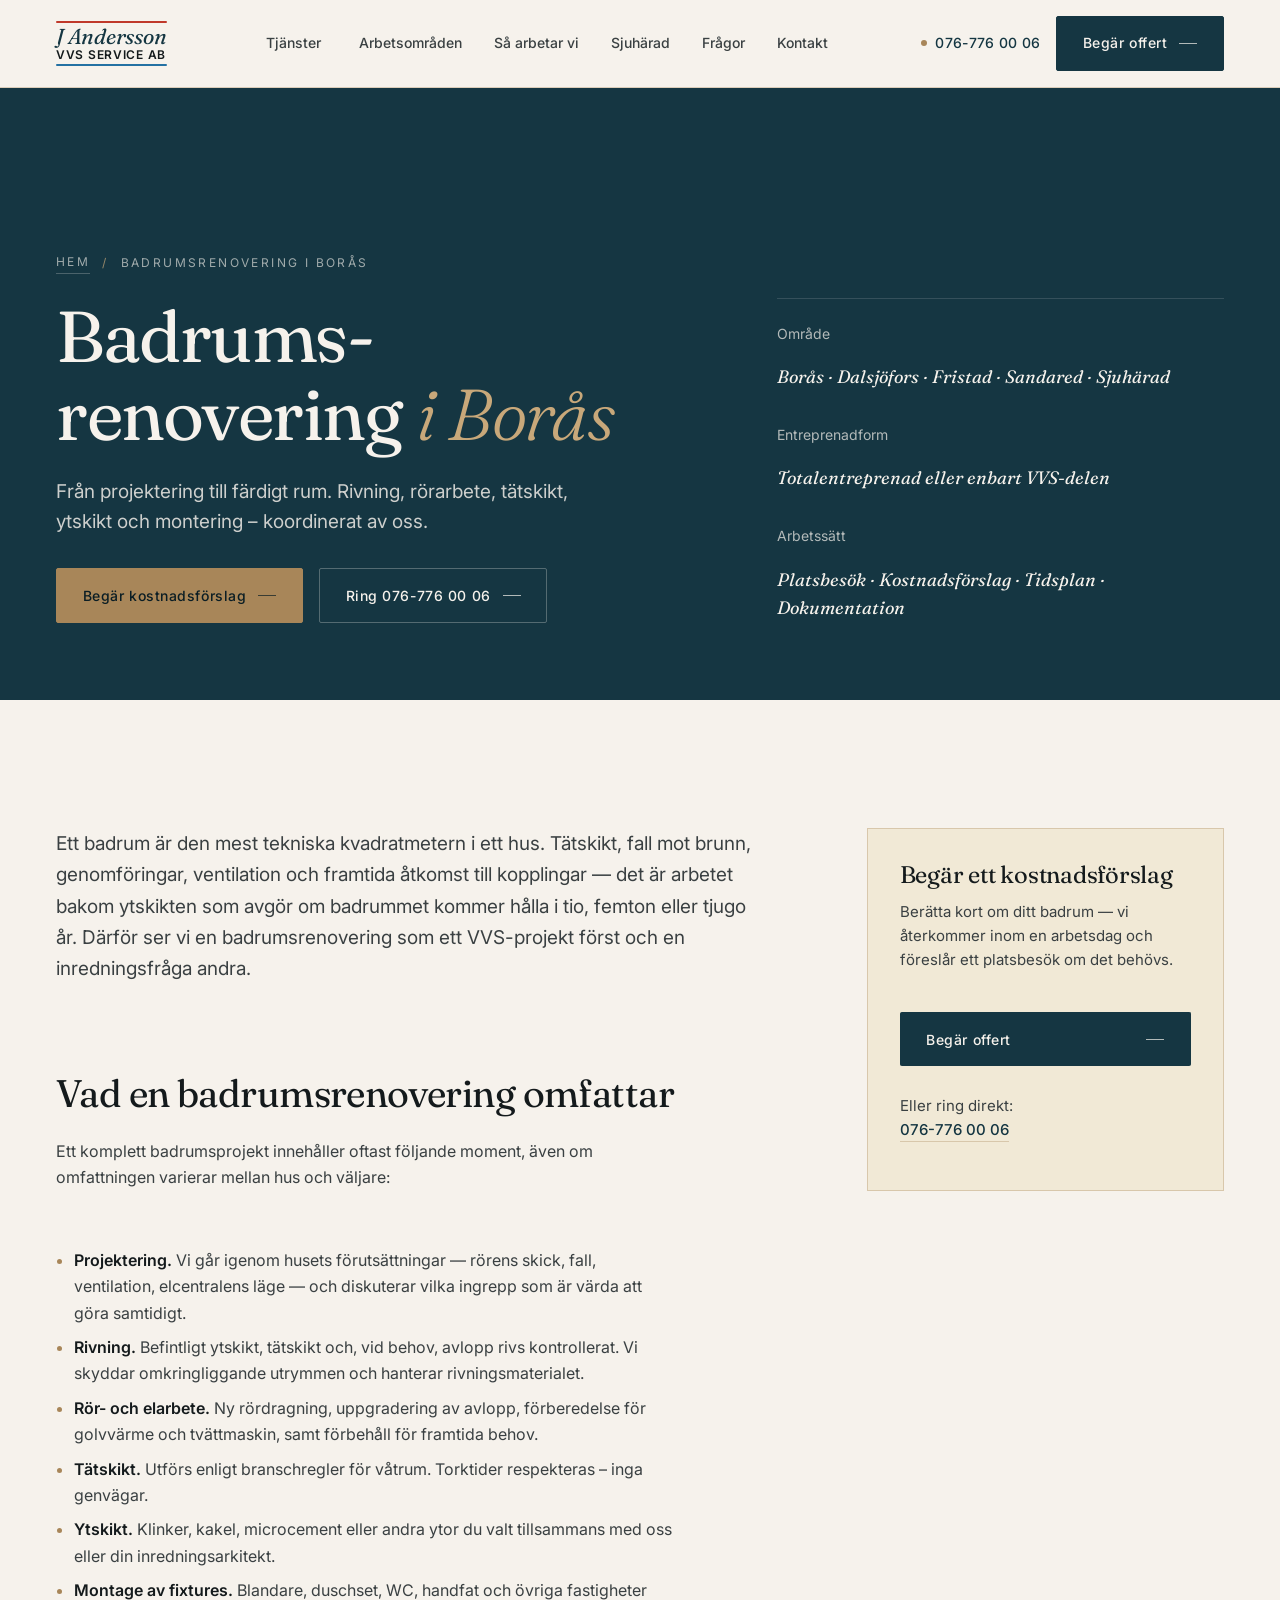
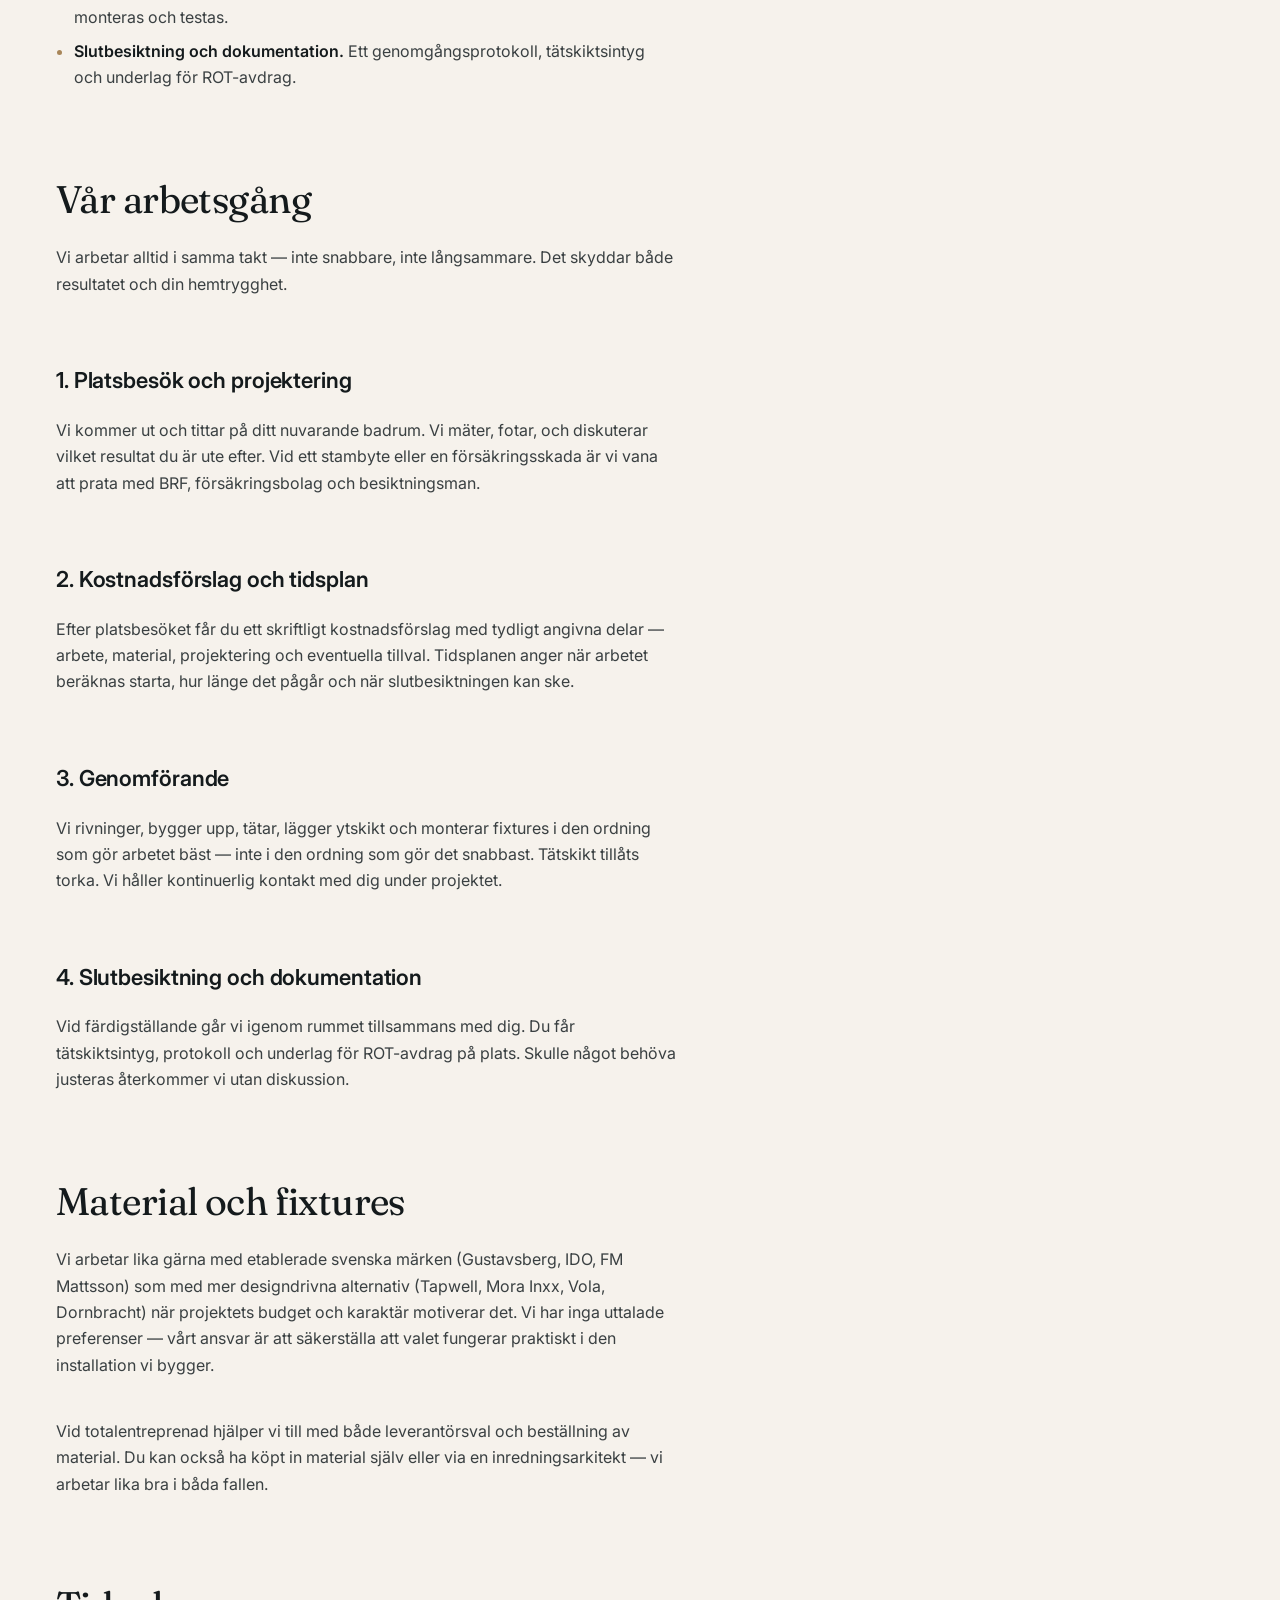
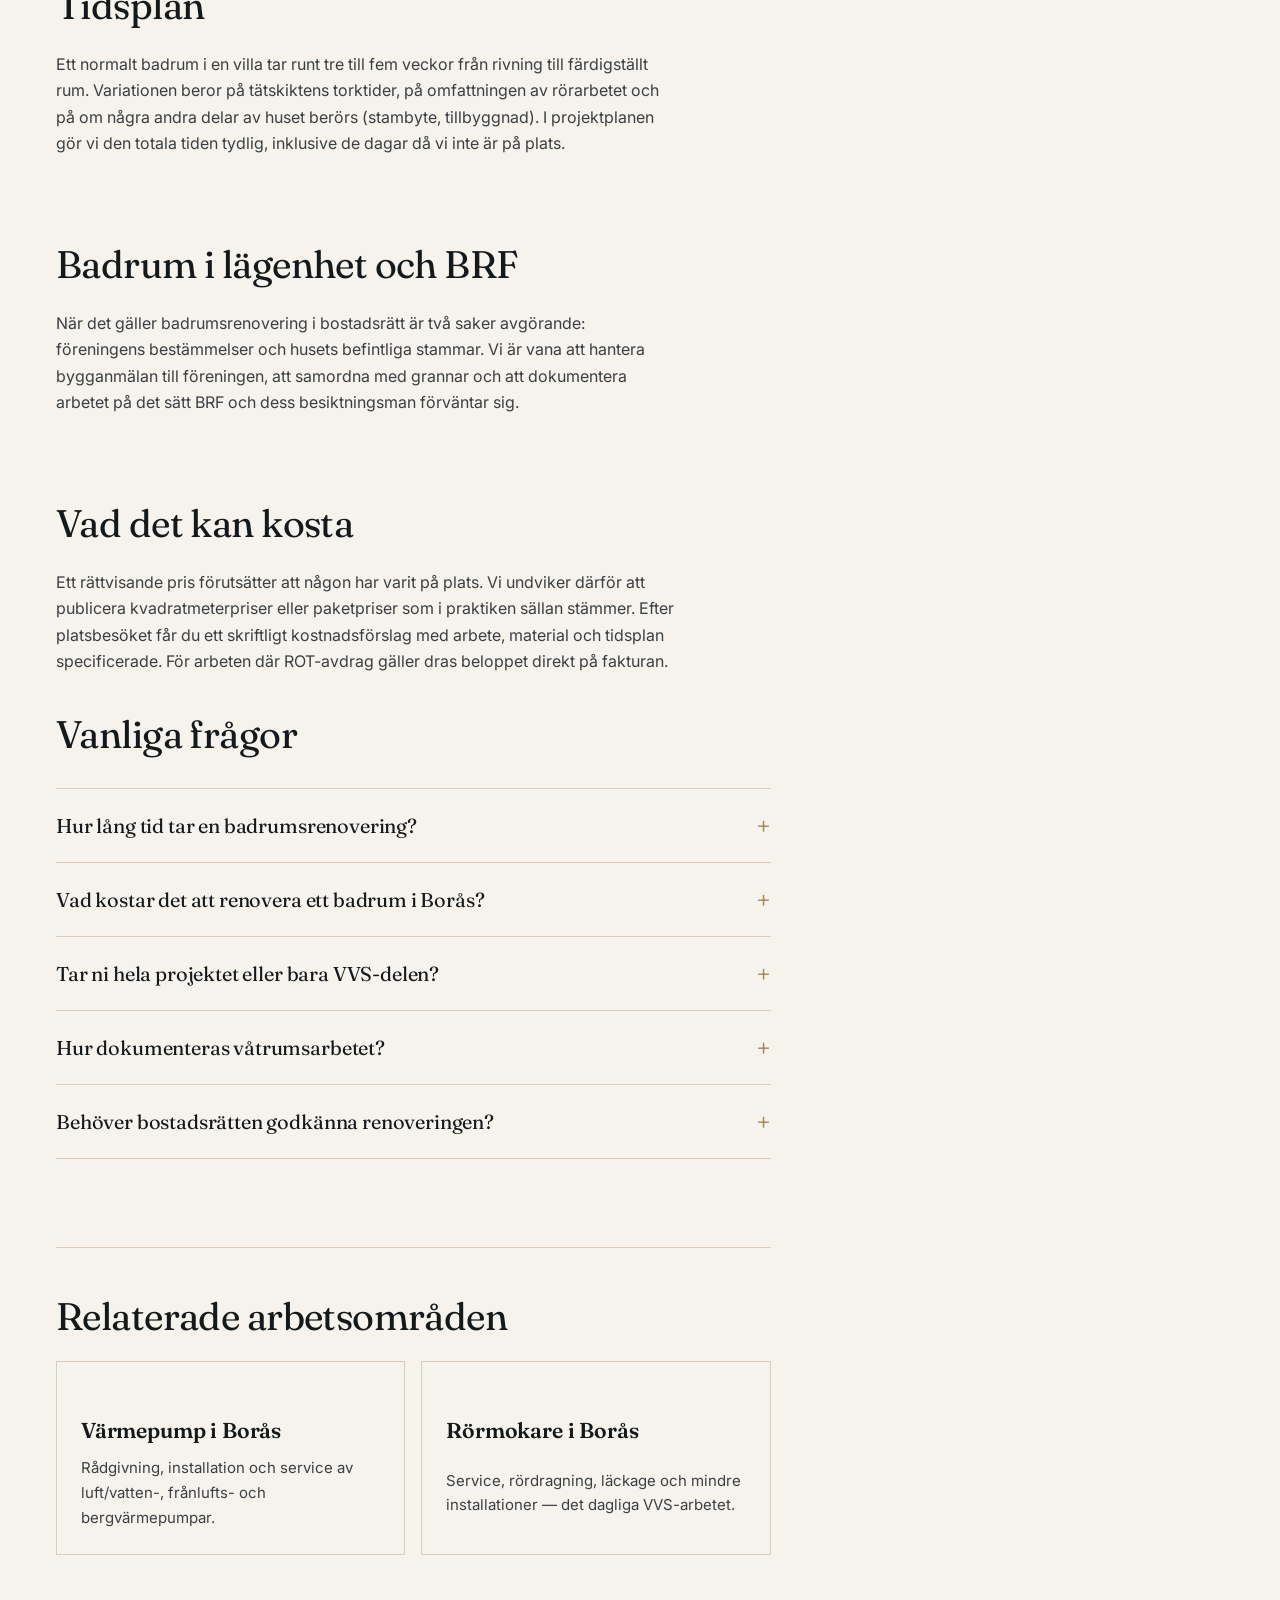
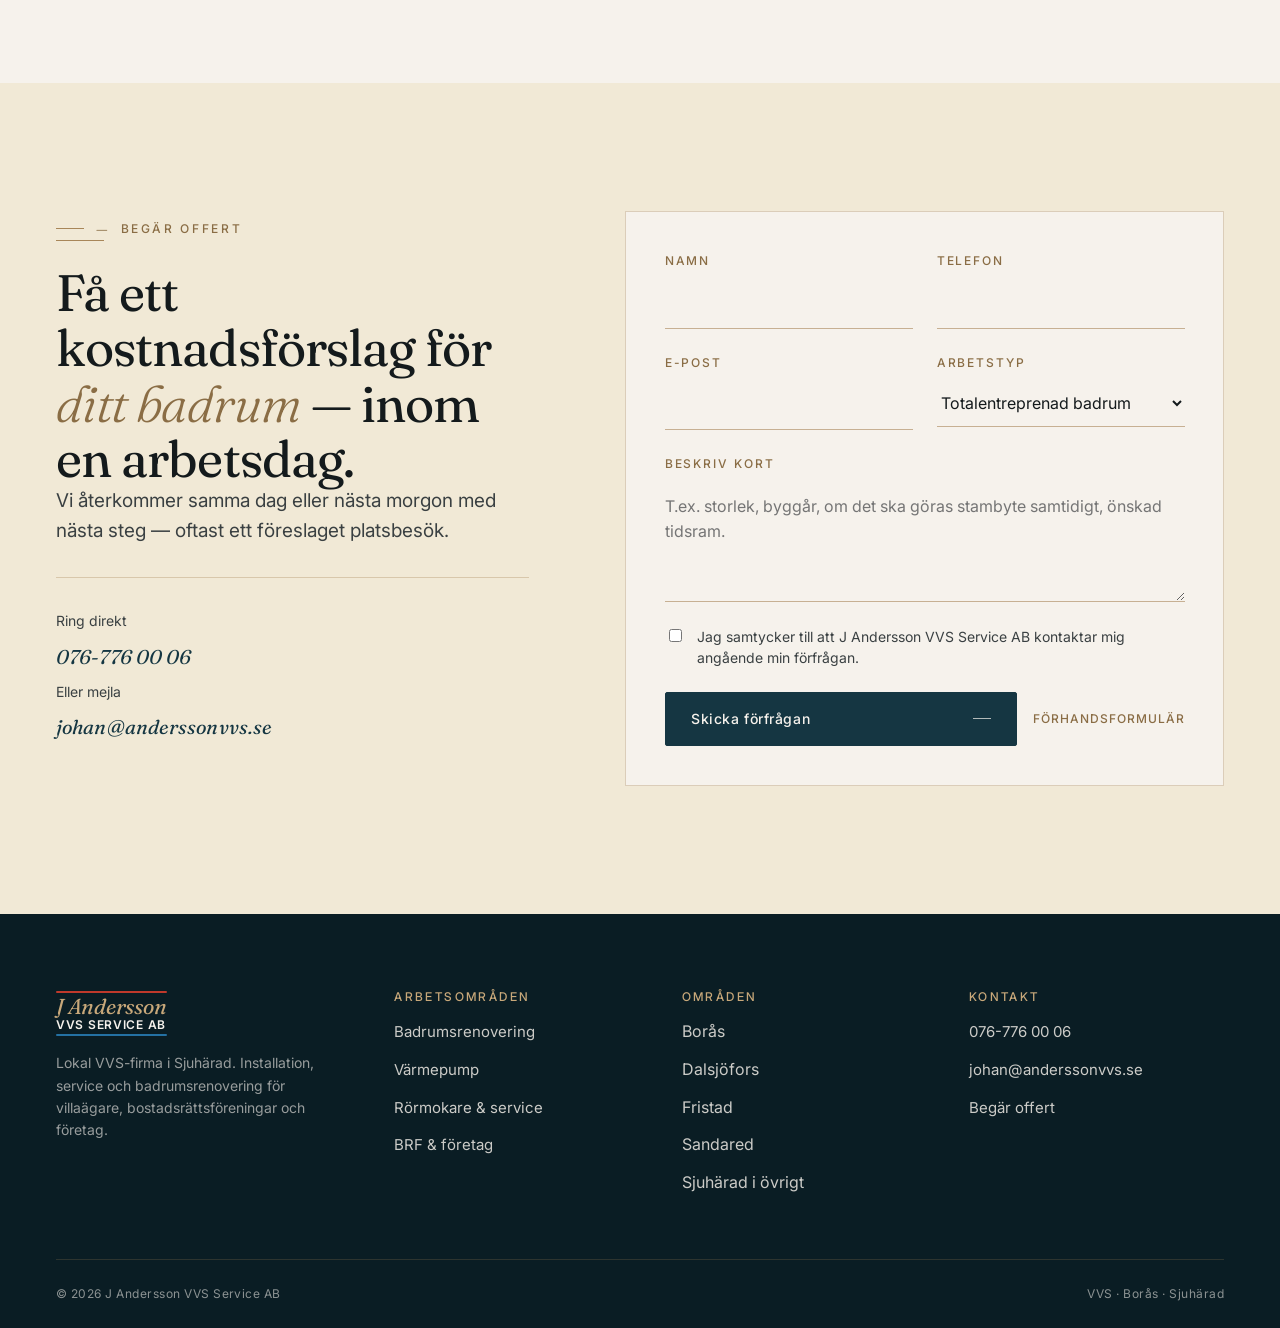
<file: badrumsrenovering-boras.html>
<!doctype html>
<html lang="sv">
<head>
  <meta charset="utf-8" />
  <meta name="viewport" content="width=device-width, initial-scale=1" />
  <title>Badrumsrenovering i Borås – projektering till färdigt rum | J Andersson VVS Service AB</title>
  <meta name="description" content="Helhetslösning för badrumsrenovering i Borås: VVS-projektering, tätskikt, ytskikt och fixtures. Begär kostnadsförslag – lokalt utfört arbete." />
  <meta name="robots" content="index,follow" />
  <meta name="theme-color" content="#153642" />
  <link rel="canonical" href="https://www.anderssonvvs.se/badrumsrenovering-boras.html" />

  <meta property="og:type" content="article" />
  <meta property="og:locale" content="sv_SE" />
  <meta property="og:site_name" content="J Andersson VVS Service AB" />
  <meta property="og:title" content="Badrumsrenovering i Borås – J Andersson VVS Service AB" />
  <meta property="og:description" content="Från projektering till färdigt rum – badrumsrenovering i Borås utfört av en lokal VVS-firma." />
  <meta property="og:url" content="https://www.anderssonvvs.se/badrumsrenovering-boras.html" />
  <meta property="og:image" content="https://www.anderssonvvs.se/assets/placeholders/service-badrum-hero.jpg" />

  <link rel="preconnect" href="https://fonts.googleapis.com">
  <link rel="preconnect" href="https://fonts.gstatic.com" crossorigin>
  <link rel="stylesheet" href="https://fonts.googleapis.com/css2?family=Fraunces:ital,opsz,wght@0,9..144,300..500;1,9..144,300..500&family=Inter:wght@400;500;600&display=swap">
  <link rel="stylesheet" href="styles.css" />

  <!-- Breadcrumb -->
  <script type="application/ld+json">
  {
    "@context": "https://schema.org",
    "@type": "BreadcrumbList",
    "itemListElement": [
      { "@type": "ListItem", "position": 1, "name": "Hem", "item": "https://www.anderssonvvs.se/" },
      { "@type": "ListItem", "position": 2, "name": "Badrumsrenovering i Borås", "item": "https://www.anderssonvvs.se/badrumsrenovering-boras.html" }
    ]
  }
  </script>

  <!-- Service -->
  <script type="application/ld+json">
  {
    "@context": "https://schema.org",
    "@type": "Service",
    "serviceType": "Badrumsrenovering",
    "name": "Badrumsrenovering i Borås",
    "areaServed": [
      { "@type": "City", "name": "Borås" },
      { "@type": "AdministrativeArea", "name": "Sjuhärad" }
    ],
    "provider": {
      "@type": "Plumber",
      "name": "J Andersson VVS Service AB",
      "url": "https://www.anderssonvvs.se/",
      "telephone": "+46767760006",
      "email": "johan@anderssonvvs.se",
      "address": { "@type": "PostalAddress", "addressLocality": "Borås", "addressCountry": "SE" }
    },
    "url": "https://www.anderssonvvs.se/badrumsrenovering-boras.html"
  }
  </script>

  <!-- FAQ -->
  <script type="application/ld+json">
  {
    "@context": "https://schema.org",
    "@type": "FAQPage",
    "mainEntity": [
      {
        "@type": "Question",
        "name": "Hur lång tid tar en badrumsrenovering?",
        "acceptedAnswer": { "@type": "Answer", "text": "Ett normalt badrum i villa tar vanligtvis tre till fem veckor från rivning till färdigställt rum, beroende på tätskiktets torktider, materialval och omfattning av rörarbete. Vi ger en konkret tidsplan i samband med kostnadsförslaget." }
      },
      {
        "@type": "Question",
        "name": "Vad kostar det att renovera ett badrum i Borås?",
        "acceptedAnswer": { "@type": "Answer", "text": "Slutpriset beror på storlek, rörens skick, materialval och eventuellt stambyte. Vi lämnar ett skriftligt kostnadsförslag efter platsbesök, så du vet vad det landar på innan vi börjar." }
      },
      {
        "@type": "Question",
        "name": "Tar ni hela projektet eller bara VVS-delen?",
        "acceptedAnswer": { "@type": "Answer", "text": "Både och. Vi tar gärna totalentreprenad där vi koordinerar rivning, VVS, våtrumsarbete, ytskikt och montering. Vi kan också ta enbart VVS-delen om du redan har övriga hantverkare." }
      },
      {
        "@type": "Question",
        "name": "Hur dokumenteras våtrumsarbetet?",
        "acceptedAnswer": { "@type": "Answer", "text": "Tätskikt utförs enligt gällande branschregler. Vid färdigställande får du ett intyg och ett protokoll som ditt försäkringsbolag och en eventuell framtida köpare kan begära." }
      }
    ]
  }
  </script>
</head>

<body>
  <a href="#main" class="skip-link">Hoppa till innehåll</a>
    <header class="site-header site-header--on-light" id="siteHeader">
    <div class="wrap">
      <div class="nav">

        <!-- LOGO -->
        <a href="index.html" class="brand" aria-label="J Andersson VVS Service AB – hem">
          <strong>J Andersson</strong>
          <span>VVS Service AB</span>
        </a>

        <!-- DESKTOP NAV -->
        <nav class="nav-links" aria-label="Huvudmeny">

          <!-- Tjänster dropdown -->
          <div class="nav-dropdown">
            <button
              class="nav-dropdown__toggle"
              type="button"
              aria-expanded="false"
              aria-controls="desktopServicesMenu">
              Tjänster
            </button>

            <div class="nav-dropdown__menu" id="desktopServicesMenu">
              <a href="badrumsrenovering-boras.html">Badrumsrenovering</a>
              <a href="varmepump-boras.html">Värmepump</a>
              <a href="rormokare-boras.html">Rörmokare &amp; service</a>
              <a href="index.html#offert">BRF &amp; företag</a>
            </div>
          </div>

          <!-- Viktigt: ALLA dessa pekar till index -->
          <a href="index.html#arbetsomraden">Arbetsområden</a>
          <a href="index.html#sa-arbetar-vi">Så arbetar vi</a>
          <a href="index.html#omrade">Sjuhärad</a>

          <!-- Dessa kan vara lokala -->
          <a href="#fragor">Frågor</a>
          <a href="#offert">Kontakt</a>

        </nav>

        <!-- CTA -->
        <div class="nav-cta">
          <a class="nav-phone" href="tel:+46767760006">076-776 00 06</a>
          <a class="btn" href="#offert">Begär offert</a>
        </div>

        <!-- HAMBURGER -->
        <button
          class="nav-toggle"
          type="button"
          aria-label="Öppna meny"
          aria-controls="mobileMenu"
          aria-expanded="false"
          id="navToggle">
          <span></span><span></span><span></span>
        </button>

      </div>
    </div>

    <!-- MOBILE MENU -->
    <div class="mobile-menu" id="mobileMenu" aria-label="Mobilmeny">

      <!-- Tjänster -->
      <div class="mobile-menu__group">
        <button
          class="mobile-menu__toggle"
          type="button"
          aria-expanded="false"
          aria-controls="mobileServicesMenu">
          Tjänster
        </button>

        <div class="mobile-submenu" id="mobileServicesMenu">
          <a href="badrumsrenovering-boras.html">Badrumsrenovering</a>
          <a href="varmepump-boras.html">Värmepump</a>
          <a href="rormokare-boras.html">Rörmokare &amp; service</a>
          <a href="index.html#offert">BRF &amp; företag</a>
        </div>
      </div>

      <!-- Viktigt: pekar till index -->
      <a href="index.html#arbetsomraden">Arbetsområden</a>
      <a href="index.html#sa-arbetar-vi">Så arbetar vi</a>
      <a href="index.html#omrade">Sjuhärad</a>

      <!-- Lokala -->
      <a href="#fragor">Vanliga frågor</a>
      <a href="#offert">Begär offert</a>

      <!-- Kontakt -->
      <div class="mobile-menu__foot">
        <span>Ring oss direkt</span>
        <a href="tel:+46767760006">076-776 00 06</a>
        <a href="mailto:johan@anderssonvvs.se">johan@anderssonvvs.se</a>
      </div>

    </div>
  </header>

  <main id="main">

    <!-- Service hero -->
    <section class="service-hero">
      <div class="wrap">
        <nav class="breadcrumb" aria-label="Brödsmulor">
          <a href="/">Hem</a>
          <span class="breadcrumb__sep">/</span>
          <span>Badrumsrenovering i Borås</span>
        </nav>
        <div class="service-hero__grid">
          <div>
            <h1 class="service-hero__title">Badrums­renovering <em>i Borås</em></h1>
            <p class="service-hero__lede">Från projektering till färdigt rum. Rivning, rörarbete, tätskikt, ytskikt och montering – koordinerat av oss.</p>
            <div class="service-hero__cta">
              <a class="btn btn--on-dark" href="#offert">Begär kostnadsförslag</a>
              <a class="btn btn--ghost-light" href="tel:+46767760006">Ring 076-776 00 06</a>
            </div>
          </div>
          <div class="service-hero__side">
            <span>Område</span>
            <strong>Borås · Dalsjöfors · Fristad · Sandared · Sjuhärad</strong>
            <span style="margin-top: var(--s-4);">Entreprenadform</span>
            <strong>Totalentreprenad eller enbart VVS-delen</strong>
            <span style="margin-top: var(--s-4);">Arbetssätt</span>
            <strong>Platsbesök · Kostnadsförslag · Tidsplan · Dokumentation</strong>
          </div>
        </div>
      </div>
    </section>

    <!-- Content -->
    <section class="section">
      <div class="wrap">
        <div class="content-grid">
          <article class="prose">
            <p class="lede">Ett badrum är den mest tekniska kvadratmetern i ett hus. Tätskikt, fall mot brunn, genomföringar, ventilation och framtida åtkomst till kopplingar — det är arbetet bakom ytskikten som avgör om badrummet kommer hålla i tio, femton eller tjugo år. Därför ser vi en badrumsrenovering som ett VVS-projekt först och en inredningsfråga andra.</p>

            <h2>Vad en badrumsrenovering omfattar</h2>
            <p>Ett komplett badrumsprojekt innehåller oftast följande moment, även om omfattningen varierar mellan hus och väljare:</p>
            <ul>
              <li><strong>Projektering.</strong> Vi går igenom husets förutsättningar — rörens skick, fall, ventilation, elcentralens läge — och diskuterar vilka ingrepp som är värda att göra samtidigt.</li>
              <li><strong>Rivning.</strong> Befintligt ytskikt, tätskikt och, vid behov, avlopp rivs kontrollerat. Vi skyddar omkringliggande utrymmen och hanterar rivningsmaterialet.</li>
              <li><strong>Rör- och elarbete.</strong> Ny rördragning, uppgradering av avlopp, förberedelse för golvvärme och tvättmaskin, samt förbehåll för framtida behov.</li>
              <li><strong>Tätskikt.</strong> Utförs enligt branschregler för våtrum. Torktider respekteras – inga genvägar.</li>
              <li><strong>Ytskikt.</strong> Klinker, kakel, microcement eller andra ytor du valt tillsammans med oss eller din inredningsarkitekt.</li>
              <li><strong>Montage av fixtures.</strong> Blandare, duschset, WC, handfat och övriga fastigheter monteras och testas.</li>
              <li><strong>Slutbesiktning och dokumentation.</strong> Ett genomgångsprotokoll, tätskiktsintyg och underlag för ROT-avdrag.</li>
            </ul>

            <h2>Vår arbetsgång</h2>
            <p>Vi arbetar alltid i samma takt — inte snabbare, inte långsammare. Det skyddar både resultatet och din hemtrygghet.</p>

            <h3>1. Platsbesök och projektering</h3>
            <p>Vi kommer ut och tittar på ditt nuvarande badrum. Vi mäter, fotar, och diskuterar vilket resultat du är ute efter. Vid ett stambyte eller en försäkringsskada är vi vana att prata med BRF, försäkringsbolag och besiktningsman.</p>

            <h3>2. Kostnadsförslag och tidsplan</h3>
            <p>Efter platsbesöket får du ett skriftligt kostnadsförslag med tydligt angivna delar — arbete, material, projektering och eventuella tillval. Tidsplanen anger när arbetet beräknas starta, hur länge det pågår och när slutbesiktningen kan ske.</p>

            <h3>3. Genomförande</h3>
            <p>Vi rivninger, bygger upp, tätar, lägger ytskikt och monterar fixtures i den ordning som gör arbetet bäst — inte i den ordning som gör det snabbast. Tätskikt tillåts torka. Vi håller kontinuerlig kontakt med dig under projektet.</p>

            <h3>4. Slutbesiktning och dokumentation</h3>
            <p>Vid färdigställande går vi igenom rummet tillsammans med dig. Du får tätskiktsintyg, protokoll och underlag för ROT-avdrag på plats. Skulle något behöva justeras återkommer vi utan diskussion.</p>

            <h2>Material och fixtures</h2>
            <p>Vi arbetar lika gärna med etablerade svenska märken (Gustavsberg, IDO, FM Mattsson) som med mer designdrivna alternativ (Tapwell, Mora Inxx, Vola, Dornbracht) när projektets budget och karaktär motiverar det. Vi har inga uttalade preferenser — vårt ansvar är att säkerställa att valet fungerar praktiskt i den installation vi bygger.</p>
            <p>Vid totalentreprenad hjälper vi till med både leverantörsval och beställning av material. Du kan också ha köpt in material själv eller via en inredningsarkitekt — vi arbetar lika bra i båda fallen.</p>

            <h2>Tidsplan</h2>
            <p>Ett normalt badrum i en villa tar runt tre till fem veckor från rivning till färdigställt rum. Variationen beror på tätskiktens torktider, på omfattningen av rörarbetet och på om några andra delar av huset berörs (stambyte, tillbyggnad). I projektplanen gör vi den totala tiden tydlig, inklusive de dagar då vi inte är på plats.</p>

            <h2>Badrum i lägenhet och BRF</h2>
            <p>När det gäller badrumsrenovering i bostadsrätt är två saker avgörande: föreningens bestämmelser och husets befintliga stammar. Vi är vana att hantera bygganmälan till föreningen, att samordna med grannar och att dokumentera arbetet på det sätt BRF och dess besiktningsman förväntar sig.</p>

            <h2>Vad det kan kosta</h2>
            <p>Ett rättvisande pris förutsätter att någon har varit på plats. Vi undviker därför att publicera kvadratmeterpriser eller paketpriser som i praktiken sällan stämmer. Efter platsbesöket får du ett skriftligt kostnadsförslag med arbete, material och tidsplan specificerade. För arbeten där ROT-avdrag gäller dras beloppet direkt på fakturan.</p>

            <!-- FAQ -->
            <section id="fragor" aria-labelledby="faqTitle">
              <h2 id="faqTitle">Vanliga frågor</h2>
              <div class="faq faq__list">
                <details>
                  <summary>Hur lång tid tar en badrumsrenovering?</summary>
                  <div class="faq__body">
                    <p>Ett normalt badrum i villa tar vanligtvis tre till fem veckor från rivning till färdigställt rum, beroende på tätskiktets torktider, materialval och omfattning av rörarbete. Vi ger en konkret tidsplan i samband med kostnadsförslaget.</p>
                  </div>
                </details>
                <details>
                  <summary>Vad kostar det att renovera ett badrum i Borås?</summary>
                  <div class="faq__body">
                    <p>Slutpriset beror på storlek, rörens skick, materialval och eventuellt stambyte. Vi lämnar ett skriftligt kostnadsförslag efter platsbesök, så du vet vad det landar på innan vi börjar. För arbeten där ROT gäller drar vi av beloppet direkt på fakturan.</p>
                  </div>
                </details>
                <details>
                  <summary>Tar ni hela projektet eller bara VVS-delen?</summary>
                  <div class="faq__body">
                    <p>Både och. Vi tar gärna totalentreprenad där vi koordinerar rivning, VVS, våtrumsarbete, ytskikt och montering. Vi kan också ta enbart VVS-delen om du redan har övriga hantverkare.</p>
                  </div>
                </details>
                <details>
                  <summary>Hur dokumenteras våtrumsarbetet?</summary>
                  <div class="faq__body">
                    <p>Tätskikt utförs enligt gällande branschregler. Vid färdigställande får du ett intyg och ett protokoll som ditt försäkringsbolag och en eventuell framtida köpare kan begära.</p>
                  </div>
                </details>
                <details>
                  <summary>Behöver bostadsrätten godkänna renoveringen?</summary>
                  <div class="faq__body">
                    <p>I de flesta bostadsrättsföreningar krävs en anmälan och ibland ett godkännande innan arbete i badrum påbörjas. Vi hjälper dig med underlaget till föreningen och samordnar arbetet med dess bestämmelser.</p>
                  </div>
                </details>
              </div>
            </section>

            <!-- Related -->
            <section class="related" aria-labelledby="relatedTitle">
              <h2 id="relatedTitle">Relaterade arbetsområden</h2>
              <div class="related__grid">
                <a class="related__card" href="varmepump-boras.html">
                  <h3>Värmepump i Borås</h3>
                  <p>Rådgivning, installation och service av luft/vatten-, frånlufts- och bergvärmepumpar.</p>
                </a>
                <a class="related__card" href="rormokare-boras.html">
                  <h3>Rörmokare i Borås</h3>
                  <p>Service, rördragning, läckage och mindre installationer — det dagliga VVS-arbetet.</p>
                </a>
              </div>
            </section>
          </article>

          <aside class="side-card">
            <h3>Begär ett kostnadsförslag</h3>
            <p>Berätta kort om ditt badrum — vi återkommer inom en arbetsdag och föreslår ett platsbesök om det behövs.</p>
            <a class="btn" href="#offert">Begär offert</a>
            <p style="margin-top: var(--s-4);">Eller ring direkt: <br>
              <a href="tel:+46767760006">076-776 00 06</a>
            </p>
          </aside>

        </div>
      </div>
    </section>

    <!-- CTA -->
    <section class="cta section" id="offert" aria-labelledby="ctaTitle">
      <div class="wrap">
        <div class="cta__grid">
          <div>
            <span class="eyebrow"><span class="section-number">—</span> Begär offert</span>
            <hr class="rule--short" aria-hidden="true">
            <h2 class="cta__title" id="ctaTitle">Få ett kostnadsförslag för <em>ditt badrum</em> — inom en arbetsdag.</h2>
            <div class="cta__body">
              <p class="lede">Vi återkommer samma dag eller nästa morgon med nästa steg — oftast ett föreslaget platsbesök.</p>
            </div>
            <div class="cta__direct">
              <span>Ring direkt</span>
              <a href="tel:+46767760006">076-776 00 06</a>
              <span>Eller mejla</span>
              <a href="mailto:johan@anderssonvvs.se">johan@anderssonvvs.se</a>
            </div>
          </div>

          <form class="form" id="offertForm" action="#offert" method="post" novalidate>
            <div class="form__row form__row--two">
              <div class="form__field">
                <label for="f-name">Namn</label>
                <input id="f-name" name="name" type="text" autocomplete="name" required />
              </div>
              <div class="form__field">
                <label for="f-phone">Telefon</label>
                <input id="f-phone" name="phone" type="tel" autocomplete="tel" required />
              </div>
            </div>
            <div class="form__row form__row--two">
              <div class="form__field">
                <label for="f-email">E-post</label>
                <input id="f-email" name="email" type="email" autocomplete="email" required />
              </div>
              <div class="form__field">
                <label for="f-type">Arbetstyp</label>
                <select id="f-type" name="type">
                  <option value="badrum-totalt">Totalentreprenad badrum</option>
                  <option value="badrum-vvs">Endast VVS-delen</option>
                  <option value="badrum-brf">Badrum i BRF</option>
                  <option value="annat">Annat</option>
                </select>
              </div>
            </div>
            <div class="form__row">
              <div class="form__field">
                <label for="f-message">Beskriv kort</label>
                <textarea id="f-message" name="message" placeholder="T.ex. storlek, byggår, om det ska göras stambyte samtidigt, önskad tidsram." required></textarea>
              </div>
            </div>
            <label class="form__consent">
              <input type="checkbox" required />
              <span>Jag samtycker till att J Andersson VVS Service AB kontaktar mig angående min förfrågan.</span>
            </label>
            <div class="form__foot">
              <button class="btn" type="submit">Skicka förfrågan</button>
              <span class="form__preview-note">Förhandsformulär</span>
            </div>
            <div class="form__success" role="status" aria-live="polite">
              Tack — vi har mottagit din förfrågan. När formuläret är kopplat till vår inkorg får du ett svar inom en arbetsdag.
            </div>
          </form>
        </div>
      </div>
    </section>

  </main>

  <footer class="site-footer" role="contentinfo">
    <div class="wrap">
      <div class="footer-grid">
        <div class="footer__brand">
          <a href="/" class="brand">
            <strong>J Andersson</strong>
            <span>VVS Service AB</span>
          </a>
          <p>Lokal VVS-firma i Sjuhärad. Installation, service och badrumsrenovering för villaägare, bostadsrättsföreningar och företag.</p>
        </div>
        <div class="footer__col">
          <h4>Arbetsområden</h4>
          <ul>
            <li><a href="badrumsrenovering-boras.html">Badrumsrenovering</a></li>
            <li><a href="varmepump-boras.html">Värmepump</a></li>
            <li><a href="rormokare-boras.html">Rörmokare &amp; service</a></li>
            <li><a href="/#offert">BRF &amp; företag</a></li>
          </ul>
        </div>
        <div class="footer__col">
          <h4>Områden</h4>
          <ul>
            <li>Borås</li>
            <li>Dalsjöfors</li>
            <li>Fristad</li>
            <li>Sandared</li>
            <li>Sjuhärad i övrigt</li>
          </ul>
        </div>
        <div class="footer__col">
          <h4>Kontakt</h4>
          <ul>
            <li><a href="tel:+46767760006">076-776 00 06</a></li>
            <li><a href="mailto:johan@anderssonvvs.se">johan@anderssonvvs.se</a></li>
            <li><a href="#offert">Begär offert</a></li>
          </ul>
        </div>
      </div>
      <div class="footer__meta">
        <span>© <span id="year">2026</span> J Andersson VVS Service AB</span>
        <span>VVS · Borås · Sjuhärad</span>
      </div>
    </div>
  </footer>

  <nav class="mobile-bar" aria-label="Snabbval">
    <a href="tel:+46767760006">Ring</a>
    <a href="#offert" class="is-primary">Begär offert</a>
  </nav>

  <script>
    (function(){
      var toggle = document.getElementById('navToggle');
      var body = document.body;
      var desktopToggle = document.querySelector('.nav-dropdown__toggle');
      var desktopDropdown = document.querySelector('.nav-dropdown');
      var mobileServicesToggle = document.querySelector('.mobile-menu__toggle');
      var mobileServicesMenu = document.getElementById('mobileServicesMenu');

      if (toggle) {
        toggle.addEventListener('click', function(){
          var open = body.classList.toggle('is-menu-open');
          toggle.setAttribute('aria-expanded', open ? 'true' : 'false');
          toggle.setAttribute('aria-label', open ? 'Stäng meny' : 'Öppna meny');
        });

        document.querySelectorAll('.mobile-menu a').forEach(function(a){
          a.addEventListener('click', function(){
            body.classList.remove('is-menu-open');
            toggle.setAttribute('aria-expanded', 'false');
          });
        });
      }

      if (desktopToggle && desktopDropdown) {
        desktopToggle.addEventListener('click', function(e){
          e.stopPropagation();
          var open = desktopDropdown.classList.toggle('is-open');
          desktopToggle.setAttribute('aria-expanded', open ? 'true' : 'false');
        });

        document.addEventListener('click', function(e){
          if (!desktopDropdown.contains(e.target)) {
            desktopDropdown.classList.remove('is-open');
            desktopToggle.setAttribute('aria-expanded', 'false');
          }
        });
      }

      if (mobileServicesToggle && mobileServicesMenu) {
        mobileServicesToggle.addEventListener('click', function(){
          var open = mobileServicesMenu.classList.toggle('is-open');
          mobileServicesToggle.setAttribute('aria-expanded', open ? 'true' : 'false');
        });
      }
    })();
  </script>
</body>
</html>
</file>
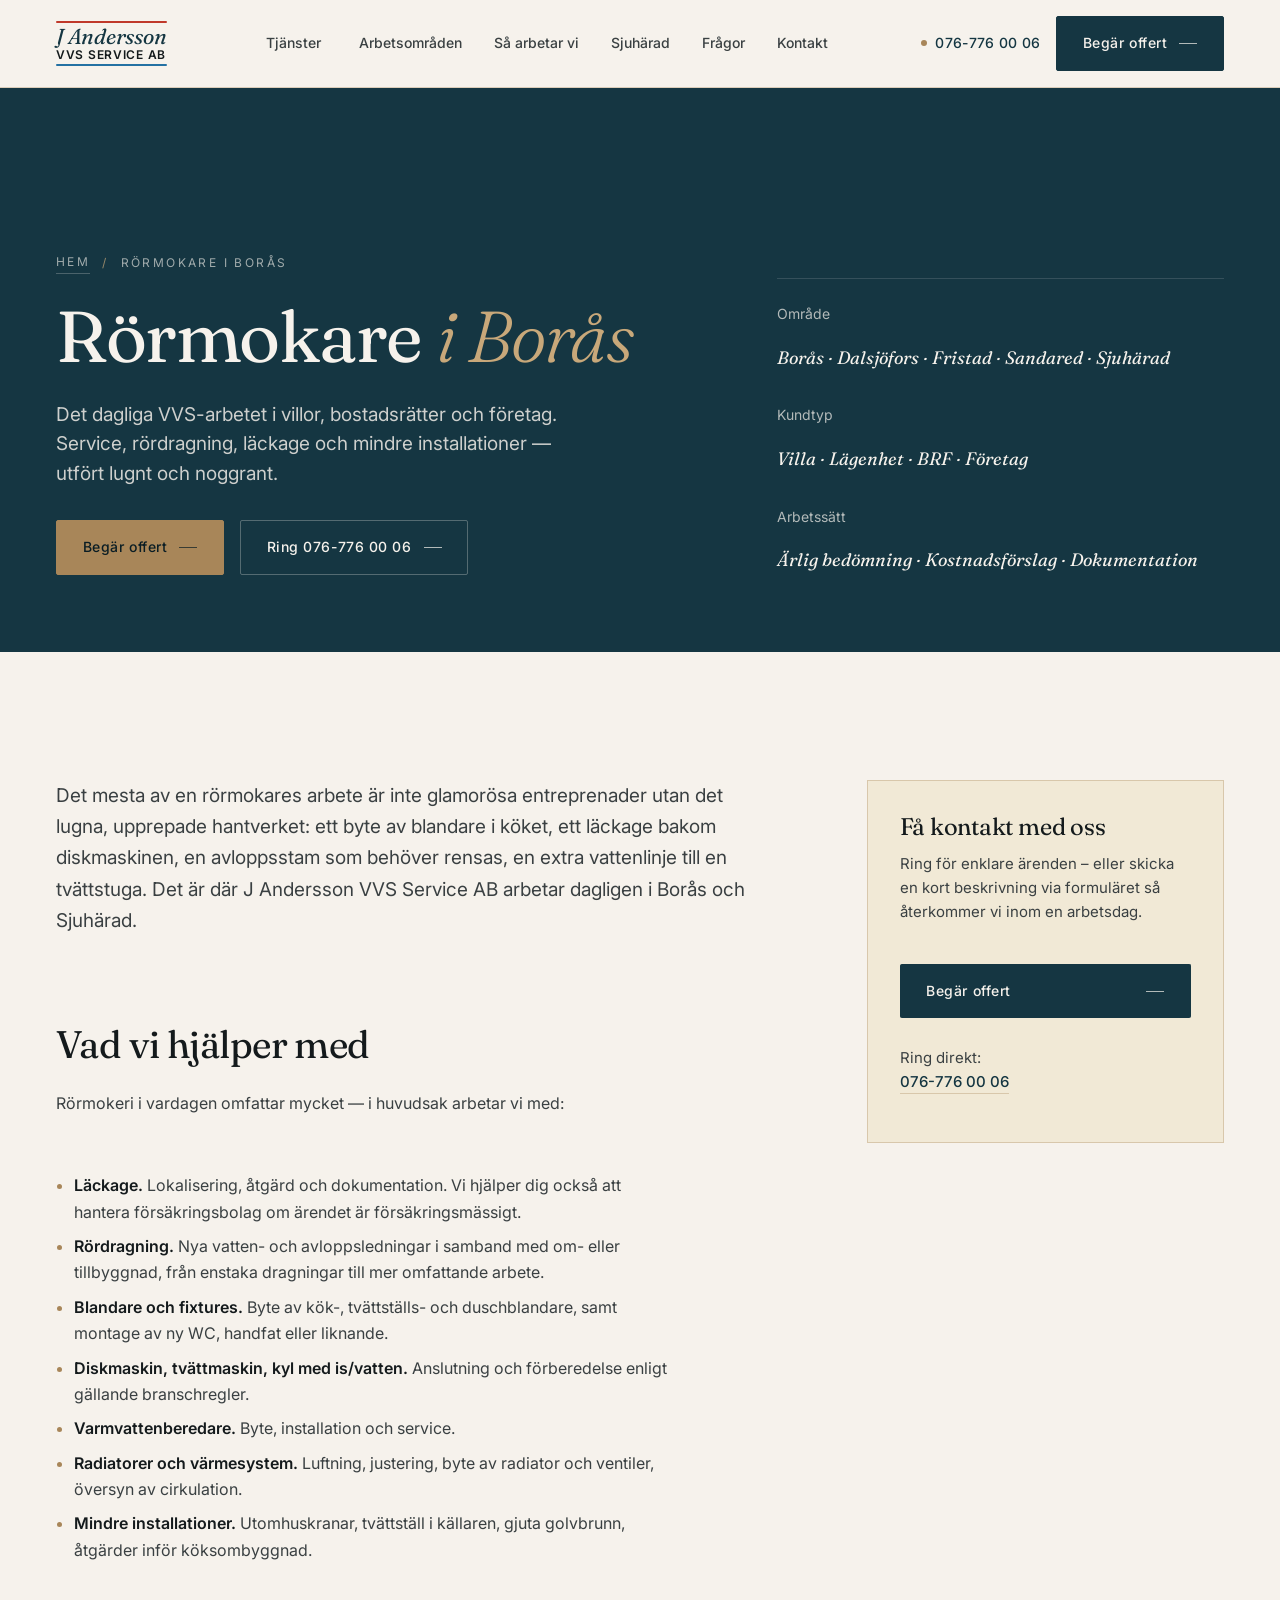
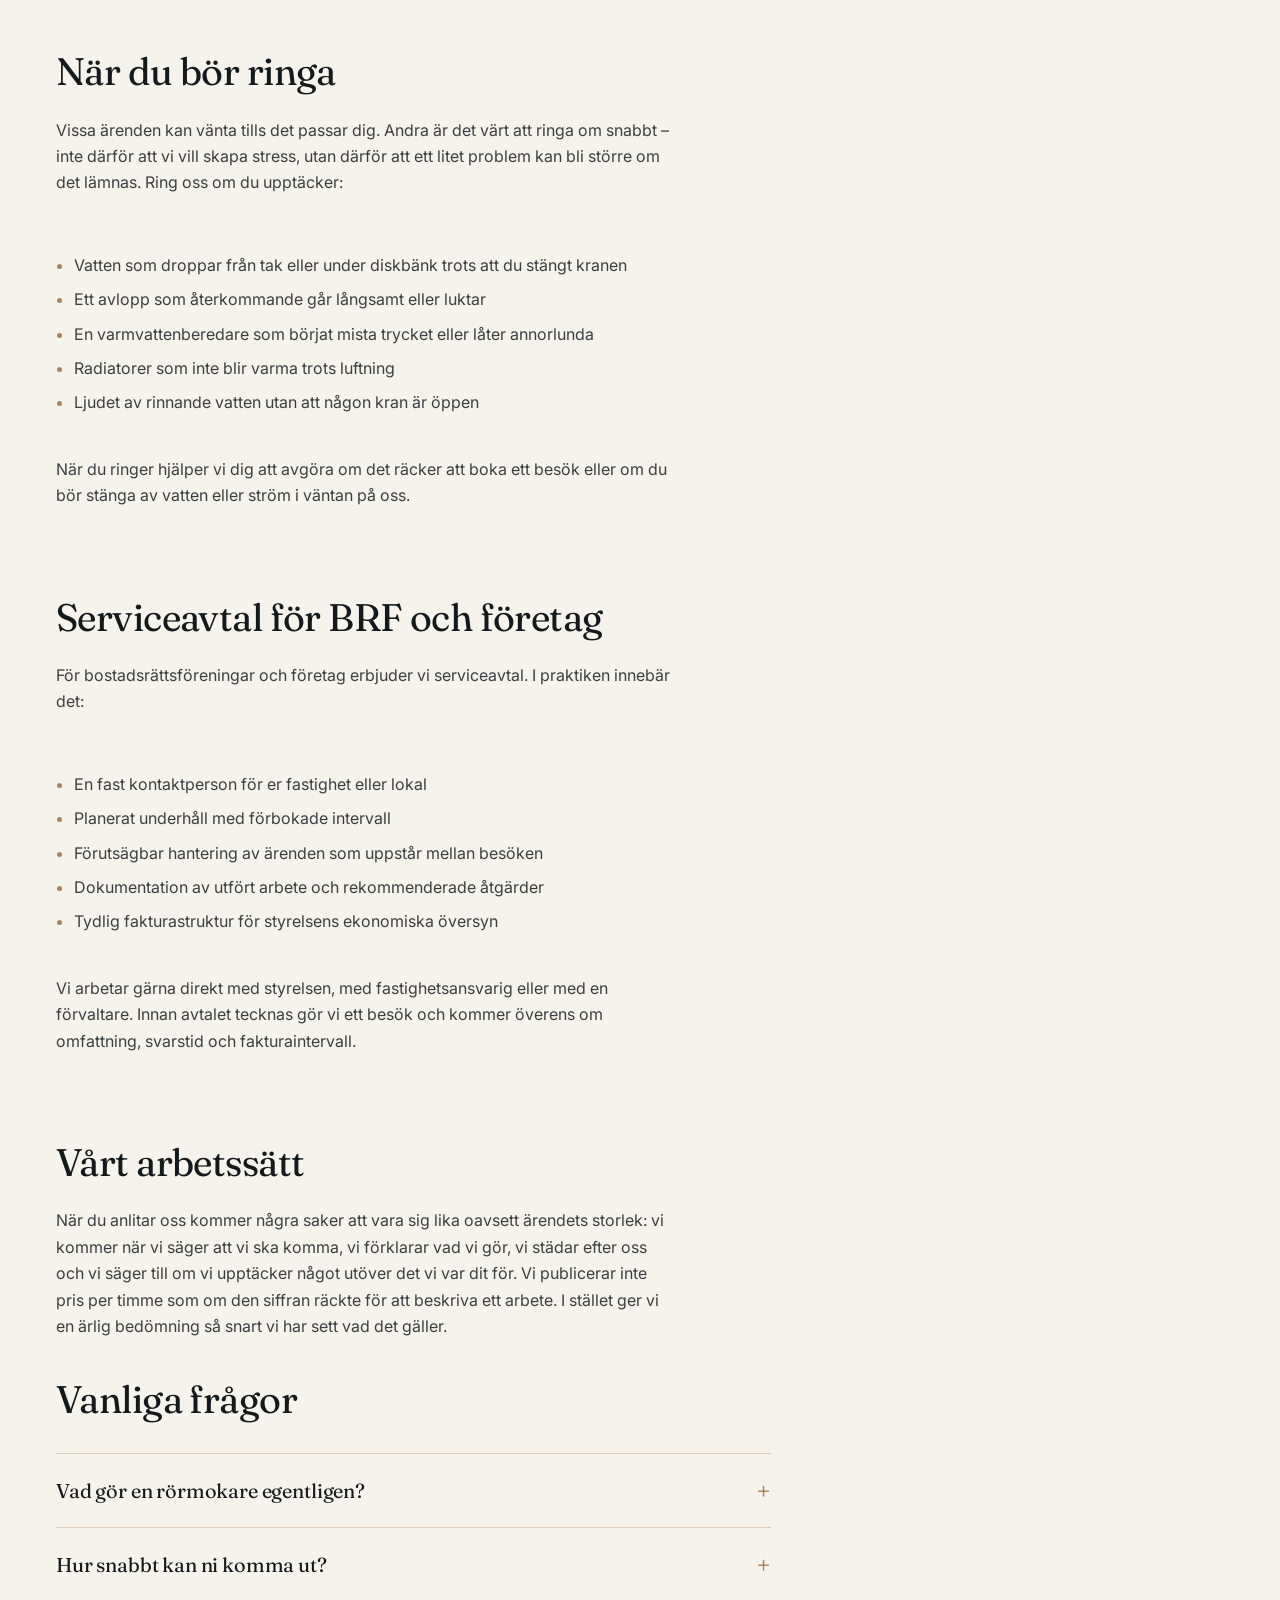
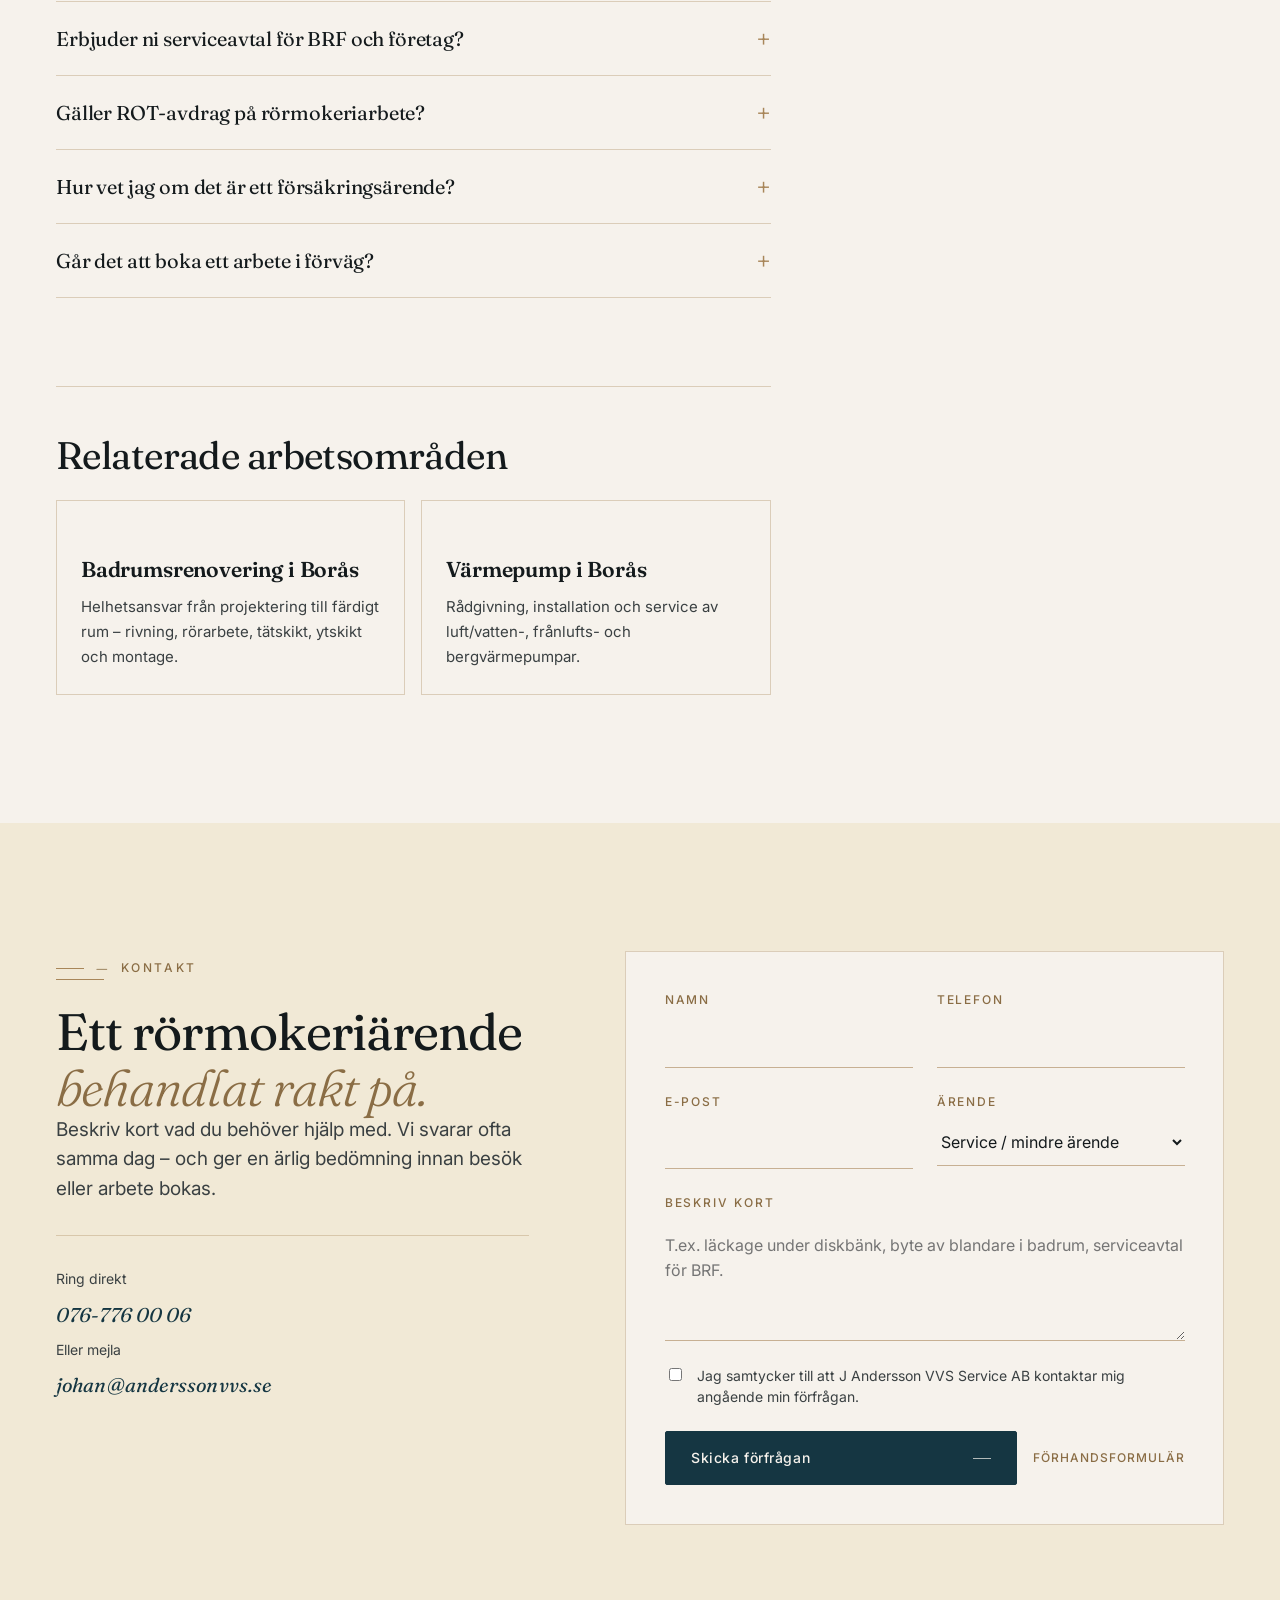
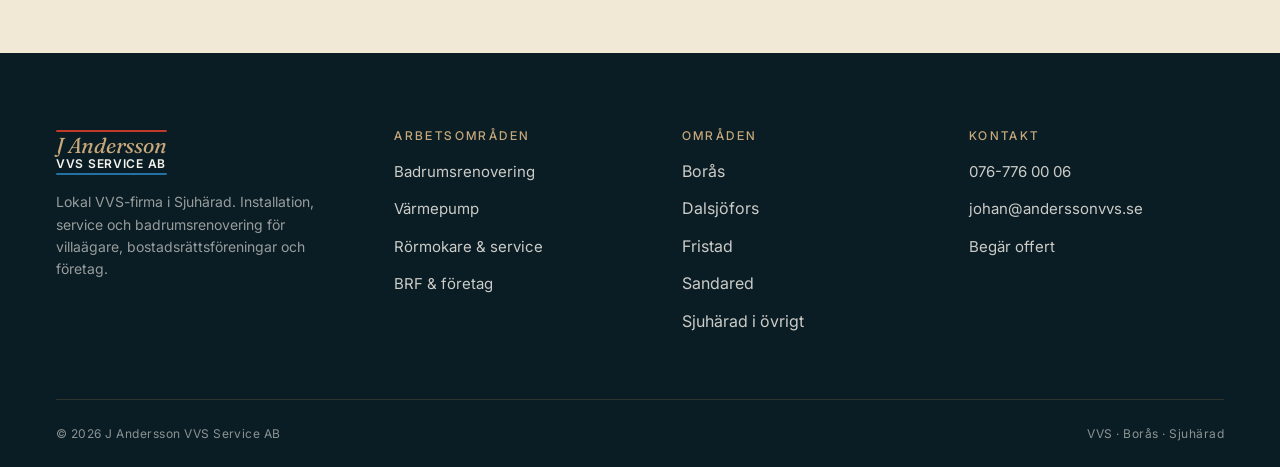
<file: rormokare-boras.html>
<!doctype html>
<html lang="sv">
<head>
  <meta charset="utf-8" />
  <meta name="viewport" content="width=device-width, initial-scale=1" />
  <title>Rörmokare i Borås – service, installation, BRF &amp; företag | J Andersson VVS Service AB</title>
  <meta name="description" content="Rörmokare i Borås för villor, BRF och företag. Service, rördragning, läckage och installation. Begär offert eller ring 076-776 00 06." />
  <meta name="robots" content="index,follow" />
  <meta name="theme-color" content="#153642" />
  <link rel="canonical" href="https://www.anderssonvvs.se/rormokare-boras.html" />

  <meta property="og:type" content="article" />
  <meta property="og:locale" content="sv_SE" />
  <meta property="og:site_name" content="J Andersson VVS Service AB" />
  <meta property="og:title" content="Rörmokare i Borås – J Andersson VVS Service AB" />
  <meta property="og:description" content="Service, rördragning och installation för privatpersoner, BRF och företag i Sjuhärad." />
  <meta property="og:url" content="https://www.anderssonvvs.se/rormokare-boras.html" />
  <meta property="og:image" content="https://www.anderssonvvs.se/assets/placeholders/service-rormokare-hero.jpg" />

  <link rel="preconnect" href="https://fonts.googleapis.com">
  <link rel="preconnect" href="https://fonts.gstatic.com" crossorigin>
  <link rel="stylesheet" href="https://fonts.googleapis.com/css2?family=Fraunces:ital,opsz,wght@0,9..144,300..500;1,9..144,300..500&family=Inter:wght@400;500;600&display=swap">
  <link rel="stylesheet" href="styles.css" />

  <script type="application/ld+json">
  {
    "@context": "https://schema.org",
    "@type": "BreadcrumbList",
    "itemListElement": [
      { "@type": "ListItem", "position": 1, "name": "Hem", "item": "https://www.anderssonvvs.se/" },
      { "@type": "ListItem", "position": 2, "name": "Rörmokare i Borås", "item": "https://www.anderssonvvs.se/rormokare-boras.html" }
    ]
  }
  </script>

  <script type="application/ld+json">
  {
    "@context": "https://schema.org",
    "@type": "Service",
    "serviceType": "VVS-service och rörarbete",
    "name": "Rörmokare i Borås",
    "areaServed": [
      { "@type": "City", "name": "Borås" },
      { "@type": "AdministrativeArea", "name": "Sjuhärad" }
    ],
    "provider": {
      "@type": "Plumber",
      "name": "J Andersson VVS Service AB",
      "url": "https://www.anderssonvvs.se/",
      "telephone": "+46767760006",
      "email": "johan@anderssonvvs.se",
      "address": { "@type": "PostalAddress", "addressLocality": "Borås", "addressCountry": "SE" }
    },
    "url": "https://www.anderssonvvs.se/rormokare-boras.html"
  }
  </script>

  <script type="application/ld+json">
  {
    "@context": "https://schema.org",
    "@type": "FAQPage",
    "mainEntity": [
      {
        "@type": "Question",
        "name": "Vad gör en rörmokare egentligen?",
        "acceptedAnswer": { "@type": "Answer", "text": "En rörmokare arbetar med vatten-, avlopps- och värmesystem i bostäder och lokaler – från att laga ett läckage och byta en blandare till att dra nya rör och installera värmesystem. I praktiken löser vi det mesta som rör vatten i hemmet eller fastigheten." }
      },
      {
        "@type": "Question",
        "name": "Hur snabbt kan ni komma ut?",
        "acceptedAnswer": { "@type": "Answer", "text": "Det beror på vad det gäller och hur vår planering ser ut. Ring oss så ger vi ett rakt besked om när vi kan vara på plats. Är det akut hjälper vi dig att avgöra om du behöver stänga av vatten eller ström i väntan på besöket." }
      },
      {
        "@type": "Question",
        "name": "Erbjuder ni serviceavtal för BRF och företag?",
        "acceptedAnswer": { "@type": "Answer", "text": "Ja. Vi tecknar serviceavtal med bostadsrättsföreningar och företag i Sjuhärad. Det innebär planerat underhåll, en fast kontaktväg och förutsägbar fakturering." }
      },
      {
        "@type": "Question",
        "name": "Gäller ROT-avdrag på rörmokeriarbete?",
        "acceptedAnswer": { "@type": "Answer", "text": "För arbete i privatbostad gäller vanligen ROT-avdrag på arbetskostnaden. Vi drar av beloppet direkt på fakturan och hanterar anmälan till Skatteverket." }
      }
    ]
  }
  </script>
</head>

<body>
  <a href="#main" class="skip-link">Hoppa till innehåll</a>
  <header class="site-header site-header--on-light" id="siteHeader">
    <div class="wrap">
      <div class="nav">

        <!-- LOGO -->
        <a href="index.html" class="brand" aria-label="J Andersson VVS Service AB – hem">
          <strong>J Andersson</strong>
          <span>VVS Service AB</span>
        </a>

        <!-- DESKTOP NAV -->
        <nav class="nav-links" aria-label="Huvudmeny">

          <!-- Tjänster dropdown -->
          <div class="nav-dropdown">
            <button
              class="nav-dropdown__toggle"
              type="button"
              aria-expanded="false"
              aria-controls="desktopServicesMenu">
              Tjänster
            </button>

            <div class="nav-dropdown__menu" id="desktopServicesMenu">
              <a href="badrumsrenovering-boras.html">Badrumsrenovering</a>
              <a href="varmepump-boras.html">Värmepump</a>
              <a href="rormokare-boras.html">Rörmokare &amp; service</a>
              <a href="index.html#offert">BRF &amp; företag</a>
            </div>
          </div>

          <!-- Viktigt: ALLA dessa pekar till index -->
          <a href="index.html#arbetsomraden">Arbetsområden</a>
          <a href="index.html#sa-arbetar-vi">Så arbetar vi</a>
          <a href="index.html#omrade">Sjuhärad</a>

          <!-- Dessa kan vara lokala -->
          <a href="#fragor">Frågor</a>
          <a href="#offert">Kontakt</a>

        </nav>

        <!-- CTA -->
        <div class="nav-cta">
          <a class="nav-phone" href="tel:+46767760006">076-776 00 06</a>
          <a class="btn" href="#offert">Begär offert</a>
        </div>

        <!-- HAMBURGER -->
        <button
          class="nav-toggle"
          type="button"
          aria-label="Öppna meny"
          aria-controls="mobileMenu"
          aria-expanded="false"
          id="navToggle">
          <span></span><span></span><span></span>
        </button>

      </div>
    </div>

    <!-- MOBILE MENU -->
    <div class="mobile-menu" id="mobileMenu" aria-label="Mobilmeny">

      <!-- Tjänster -->
      <div class="mobile-menu__group">
        <button
          class="mobile-menu__toggle"
          type="button"
          aria-expanded="false"
          aria-controls="mobileServicesMenu">
          Tjänster
        </button>

        <div class="mobile-submenu" id="mobileServicesMenu">
          <a href="badrumsrenovering-boras.html">Badrumsrenovering</a>
          <a href="varmepump-boras.html">Värmepump</a>
          <a href="rormokare-boras.html">Rörmokare &amp; service</a>
          <a href="index.html#offert">BRF &amp; företag</a>
        </div>
      </div>

      <!-- Viktigt: pekar till index -->
      <a href="index.html#arbetsomraden">Arbetsområden</a>
      <a href="index.html#sa-arbetar-vi">Så arbetar vi</a>
      <a href="index.html#omrade">Sjuhärad</a>

      <!-- Lokala -->
      <a href="#fragor">Vanliga frågor</a>
      <a href="#offert">Begär offert</a>

      <!-- Kontakt -->
      <div class="mobile-menu__foot">
        <span>Ring oss direkt</span>
        <a href="tel:+46767760006">076-776 00 06</a>
        <a href="mailto:johan@anderssonvvs.se">johan@anderssonvvs.se</a>
      </div>

    </div>
  </header>

  <main id="main">

    <section class="service-hero">
      <div class="wrap">
        <nav class="breadcrumb" aria-label="Brödsmulor">
          <a href="/">Hem</a>
          <span class="breadcrumb__sep">/</span>
          <span>Rörmokare i Borås</span>
        </nav>
        <div class="service-hero__grid">
          <div>
            <h1 class="service-hero__title">Rörmokare <em>i Borås</em></h1>
            <p class="service-hero__lede">Det dagliga VVS-arbetet i villor, bostadsrätter och företag. Service, rördragning, läckage och mindre installationer — utfört lugnt och noggrant.</p>
            <div class="service-hero__cta">
              <a class="btn btn--on-dark" href="#offert">Begär offert</a>
              <a class="btn btn--ghost-light" href="tel:+46767760006">Ring 076-776 00 06</a>
            </div>
          </div>
          <div class="service-hero__side">
            <span>Område</span>
            <strong>Borås · Dalsjöfors · Fristad · Sandared · Sjuhärad</strong>
            <span style="margin-top: var(--s-4);">Kundtyp</span>
            <strong>Villa · Lägenhet · BRF · Företag</strong>
            <span style="margin-top: var(--s-4);">Arbetssätt</span>
            <strong>Ärlig bedömning · Kostnadsförslag · Dokumentation</strong>
          </div>
        </div>
      </div>
    </section>

    <section class="section">
      <div class="wrap">
        <div class="content-grid">
          <article class="prose">
            <p class="lede">Det mesta av en rörmokares arbete är inte glamorösa entreprenader utan det lugna, upprepade hantverket: ett byte av blandare i köket, ett läckage bakom diskmaskinen, en avloppsstam som behöver rensas, en extra vattenlinje till en tvättstuga. Det är där J Andersson VVS Service AB arbetar dagligen i Borås och Sjuhärad.</p>

            <h2>Vad vi hjälper med</h2>
            <p>Rörmokeri i vardagen omfattar mycket — i huvudsak arbetar vi med:</p>
            <ul>
              <li><strong>Läckage.</strong> Lokalisering, åtgärd och dokumentation. Vi hjälper dig också att hantera försäkringsbolag om ärendet är försäkringsmässigt.</li>
              <li><strong>Rördragning.</strong> Nya vatten- och avloppsledningar i samband med om- eller tillbyggnad, från enstaka dragningar till mer omfattande arbete.</li>
              <li><strong>Blandare och fixtures.</strong> Byte av kök-, tvättställs- och duschblandare, samt montage av ny WC, handfat eller liknande.</li>
              <li><strong>Diskmaskin, tvättmaskin, kyl med is/vatten.</strong> Anslutning och förberedelse enligt gällande branschregler.</li>
              <li><strong>Varmvattenberedare.</strong> Byte, installation och service.</li>
              <li><strong>Radiatorer och värmesystem.</strong> Luftning, justering, byte av radiator och ventiler, översyn av cirkulation.</li>
              <li><strong>Mindre installationer.</strong> Utomhuskranar, tvättställ i källaren, gjuta golvbrunn, åtgärder inför köksombyggnad.</li>
            </ul>

            <h2>När du bör ringa</h2>
            <p>Vissa ärenden kan vänta tills det passar dig. Andra är det värt att ringa om snabbt – inte därför att vi vill skapa stress, utan därför att ett litet problem kan bli större om det lämnas. Ring oss om du upptäcker:</p>
            <ul>
              <li>Vatten som droppar från tak eller under diskbänk trots att du stängt kranen</li>
              <li>Ett avlopp som återkommande går långsamt eller luktar</li>
              <li>En varmvattenberedare som börjat mista trycket eller låter annorlunda</li>
              <li>Radiatorer som inte blir varma trots luftning</li>
              <li>Ljudet av rinnande vatten utan att någon kran är öppen</li>
            </ul>
            <p>När du ringer hjälper vi dig att avgöra om det räcker att boka ett besök eller om du bör stänga av vatten eller ström i väntan på oss.</p>

            <h2>Serviceavtal för BRF och företag</h2>
            <p>För bostadsrättsföreningar och företag erbjuder vi serviceavtal. I praktiken innebär det:</p>
            <ul>
              <li>En fast kontaktperson för er fastighet eller lokal</li>
              <li>Planerat underhåll med förbokade intervall</li>
              <li>Förutsägbar hantering av ärenden som uppstår mellan besöken</li>
              <li>Dokumentation av utfört arbete och rekommenderade åtgärder</li>
              <li>Tydlig fakturastruktur för styrelsens ekonomiska översyn</li>
            </ul>
            <p>Vi arbetar gärna direkt med styrelsen, med fastighetsansvarig eller med en förvaltare. Innan avtalet tecknas gör vi ett besök och kommer överens om omfattning, svarstid och fakturaintervall.</p>

            <h2>Vårt arbetssätt</h2>
            <p>När du anlitar oss kommer några saker att vara sig lika oavsett ärendets storlek: vi kommer när vi säger att vi ska komma, vi förklarar vad vi gör, vi städar efter oss och vi säger till om vi upptäcker något utöver det vi var dit för. Vi publicerar inte pris per timme som om den siffran räckte för att beskriva ett arbete. I stället ger vi en ärlig bedömning så snart vi har sett vad det gäller.</p>

            <section id="fragor" aria-labelledby="faqTitle">
              <h2 id="faqTitle">Vanliga frågor</h2>
              <div class="faq faq__list">
                <details>
                  <summary>Vad gör en rörmokare egentligen?</summary>
                  <div class="faq__body">
                    <p>En rörmokare arbetar med vatten-, avlopps- och värmesystem i bostäder och lokaler – från att laga ett läckage och byta en blandare till att dra nya rör och installera värmesystem. I praktiken löser vi det mesta som rör vatten i hemmet eller fastigheten.</p>
                  </div>
                </details>
                <details>
                  <summary>Hur snabbt kan ni komma ut?</summary>
                  <div class="faq__body">
                    <p>Det beror på vad det gäller och hur vår planering ser ut. Ring oss så ger vi ett rakt besked om när vi kan vara på plats. Är det akut hjälper vi dig att avgöra om du behöver stänga av vatten eller ström i väntan på besöket.</p>
                  </div>
                </details>
                <details>
                  <summary>Erbjuder ni serviceavtal för BRF och företag?</summary>
                  <div class="faq__body">
                    <p>Ja. Vi tecknar serviceavtal med bostadsrättsföreningar och företag i Sjuhärad. Det innebär planerat underhåll, en fast kontaktväg och förutsägbar fakturering.</p>
                  </div>
                </details>
                <details>
                  <summary>Gäller ROT-avdrag på rörmokeriarbete?</summary>
                  <div class="faq__body">
                    <p>För arbete i privatbostad gäller vanligen ROT-avdrag på arbetskostnaden. Vi drar av beloppet direkt på fakturan och hanterar anmälan till Skatteverket.</p>
                  </div>
                </details>
                <details>
                  <summary>Hur vet jag om det är ett försäkringsärende?</summary>
                  <div class="faq__body">
                    <p>Vid läckageskador är det ofta värt att göra en skadeanmälan till ditt försäkringsbolag. Vi hjälper dig bedöma om ärendet går att hantera direkt eller om en skadeanmälan är klokt att göra, och dokumenterar arbetet så att försäkringsbolaget får rätt underlag.</p>
                  </div>
                </details>
                <details>
                  <summary>Går det att boka ett arbete i förväg?</summary>
                  <div class="faq__body">
                    <p>Absolut. För mindre arbeten – som byte av blandare eller en tvättmaskinsanslutning – bokar vi gärna en tid som passar dig. Större arbeten planeras efter platsbesök och kostnadsförslag.</p>
                  </div>
                </details>
              </div>
            </section>

            <section class="related" aria-labelledby="relatedTitle">
              <h2 id="relatedTitle">Relaterade arbetsområden</h2>
              <div class="related__grid">
                <a class="related__card" href="badrumsrenovering-boras.html">
                  <h3>Badrumsrenovering i Borås</h3>
                  <p>Helhetsansvar från projektering till färdigt rum – rivning, rörarbete, tätskikt, ytskikt och montage.</p>
                </a>
                <a class="related__card" href="varmepump-boras.html">
                  <h3>Värmepump i Borås</h3>
                  <p>Rådgivning, installation och service av luft/vatten-, frånlufts- och bergvärmepumpar.</p>
                </a>
              </div>
            </section>
          </article>

          <aside class="side-card">
            <h3>Få kontakt med oss</h3>
            <p>Ring för enklare ärenden – eller skicka en kort beskrivning via formuläret så återkommer vi inom en arbetsdag.</p>
            <a class="btn" href="#offert">Begär offert</a>
            <p style="margin-top: var(--s-4);">Ring direkt: <br>
              <a href="tel:+46767760006">076-776 00 06</a>
            </p>
          </aside>
        </div>
      </div>
    </section>

    <section class="cta section" id="offert" aria-labelledby="ctaTitle">
      <div class="wrap">
        <div class="cta__grid">
          <div>
            <span class="eyebrow"><span class="section-number">—</span> Kontakt</span>
            <hr class="rule--short" aria-hidden="true">
            <h2 class="cta__title" id="ctaTitle">Ett rörmokeriärende <em>behandlat rakt på.</em></h2>
            <div class="cta__body">
              <p class="lede">Beskriv kort vad du behöver hjälp med. Vi svarar ofta samma dag – och ger en ärlig bedömning innan besök eller arbete bokas.</p>
            </div>
            <div class="cta__direct">
              <span>Ring direkt</span>
              <a href="tel:+46767760006">076-776 00 06</a>
              <span>Eller mejla</span>
              <a href="mailto:johan@anderssonvvs.se">johan@anderssonvvs.se</a>
            </div>
          </div>

          <form class="form" id="offertForm" action="#offert" method="post" novalidate>
            <div class="form__row form__row--two">
              <div class="form__field">
                <label for="f-name">Namn</label>
                <input id="f-name" name="name" type="text" autocomplete="name" required />
              </div>
              <div class="form__field">
                <label for="f-phone">Telefon</label>
                <input id="f-phone" name="phone" type="tel" autocomplete="tel" required />
              </div>
            </div>
            <div class="form__row form__row--two">
              <div class="form__field">
                <label for="f-email">E-post</label>
                <input id="f-email" name="email" type="email" autocomplete="email" required />
              </div>
              <div class="form__field">
                <label for="f-type">Ärende</label>
                <select id="f-type" name="type">
                  <option value="service">Service / mindre ärende</option>
                  <option value="lackage">Läckage</option>
                  <option value="rordragning">Rördragning</option>
                  <option value="brf">Serviceavtal BRF / företag</option>
                  <option value="annat">Annat</option>
                </select>
              </div>
            </div>
            <div class="form__row">
              <div class="form__field">
                <label for="f-message">Beskriv kort</label>
                <textarea id="f-message" name="message" placeholder="T.ex. läckage under diskbänk, byte av blandare i badrum, serviceavtal för BRF." required></textarea>
              </div>
            </div>
            <label class="form__consent">
              <input type="checkbox" required />
              <span>Jag samtycker till att J Andersson VVS Service AB kontaktar mig angående min förfrågan.</span>
            </label>
            <div class="form__foot">
              <button class="btn" type="submit">Skicka förfrågan</button>
              <span class="form__preview-note">Förhandsformulär</span>
            </div>
            <div class="form__success" role="status" aria-live="polite">
              Tack — vi har mottagit din förfrågan. När formuläret är kopplat till vår inkorg får du ett svar inom en arbetsdag.
            </div>
          </form>
        </div>
      </div>
    </section>

  </main>

  <footer class="site-footer" role="contentinfo">
    <div class="wrap">
      <div class="footer-grid">
        <div class="footer__brand">
          <a href="index.html" class="brand">
            <strong>J Andersson</strong>
            <span>VVS Service AB</span>
          </a>
          <p>Lokal VVS-firma i Sjuhärad. Installation, service och badrumsrenovering för villaägare, bostadsrättsföreningar och företag.</p>
        </div>
        <div class="footer__col">
          <h4>Arbetsområden</h4>
          <ul>
            <li><a href="badrumsrenovering-boras.html">Badrumsrenovering</a></li>
            <li><a href="varmepump-boras.html">Värmepump</a></li>
            <li><a href="rormokare-boras.html">Rörmokare &amp; service</a></li>
            <li><a href="index.html#offert">BRF &amp; företag</a></li>
          </ul>
        </div>
        <div class="footer__col">
          <h4>Områden</h4>
          <ul>
            <li>Borås</li>
            <li>Dalsjöfors</li>
            <li>Fristad</li>
            <li>Sandared</li>
            <li>Sjuhärad i övrigt</li>
          </ul>
        </div>
        <div class="footer__col">
          <h4>Kontakt</h4>
          <ul>
            <li><a href="tel:+46767760006">076-776 00 06</a></li>
            <li><a href="mailto:johan@anderssonvvs.se">johan@anderssonvvs.se</a></li>
            <li><a href="#offert">Begär offert</a></li>
          </ul>
        </div>
      </div>
      <div class="footer__meta">
        <span>© <span id="year">2026</span> J Andersson VVS Service AB</span>
        <span>VVS · Borås · Sjuhärad</span>
      </div>
    </div>
  </footer>

  <nav class="mobile-bar" aria-label="Snabbval">
    <a href="tel:+46767760006">Ring</a>
    <a href="#offert" class="is-primary">Begär offert</a>
  </nav>

  <script>
    (function(){
      var header = document.getElementById('siteHeader');
      var scrolled = false;
      function onScroll(){
        var s = window.scrollY > 40;
        if (s !== scrolled){ scrolled = s; header.classList.toggle('is-scrolled', s); }
      }
      document.addEventListener('scroll', onScroll, { passive: true });
      onScroll();
    })();
    // Mobile menu + desktop dropdown
    (function(){
      var toggle = document.getElementById('navToggle');
      var body = document.body;
      var desktopToggle = document.querySelector('.nav-dropdown__toggle');
      var desktopDropdown = document.querySelector('.nav-dropdown');
      var mobileServicesToggle = document.querySelector('.mobile-menu__toggle');
      var mobileServicesMenu = document.getElementById('mobileServicesMenu');

      if (toggle) {
        toggle.addEventListener('click', function(){
          var open = body.classList.toggle('is-menu-open');
          toggle.setAttribute('aria-expanded', open ? 'true' : 'false');
          toggle.setAttribute('aria-label', open ? 'Stäng meny' : 'Öppna meny');
        });

        document.querySelectorAll('.mobile-menu a').forEach(function(a){
          a.addEventListener('click', function(){
            body.classList.remove('is-menu-open');
            toggle.setAttribute('aria-expanded', 'false');
          });
        });
      }

      if (desktopToggle && desktopDropdown) {
        desktopToggle.addEventListener('click', function(e){
          e.stopPropagation();
          var open = desktopDropdown.classList.toggle('is-open');
          desktopToggle.setAttribute('aria-expanded', open ? 'true' : 'false');
        });

        document.addEventListener('click', function(e){
          if (!desktopDropdown.contains(e.target)) {
            desktopDropdown.classList.remove('is-open');
            desktopToggle.setAttribute('aria-expanded', 'false');
          }
        });
      }

      if (mobileServicesToggle && mobileServicesMenu) {
        mobileServicesToggle.addEventListener('click', function(){
          var open = mobileServicesMenu.classList.toggle('is-open');
          mobileServicesToggle.setAttribute('aria-expanded', open ? 'true' : 'false');
        });
      }
    })();
    (function(){
      var y = document.getElementById('year');
      if (y) y.textContent = new Date().getFullYear();
    })();
    (function(){
      var form = document.getElementById('offertForm');
      if (!form) return;
      form.addEventListener('submit', function(e){
        e.preventDefault();
        if (!form.checkValidity()){ form.reportValidity(); return; }
        form.classList.add('is-submitted');
      });
    })();
  </script>
</body>
</html>
</file>
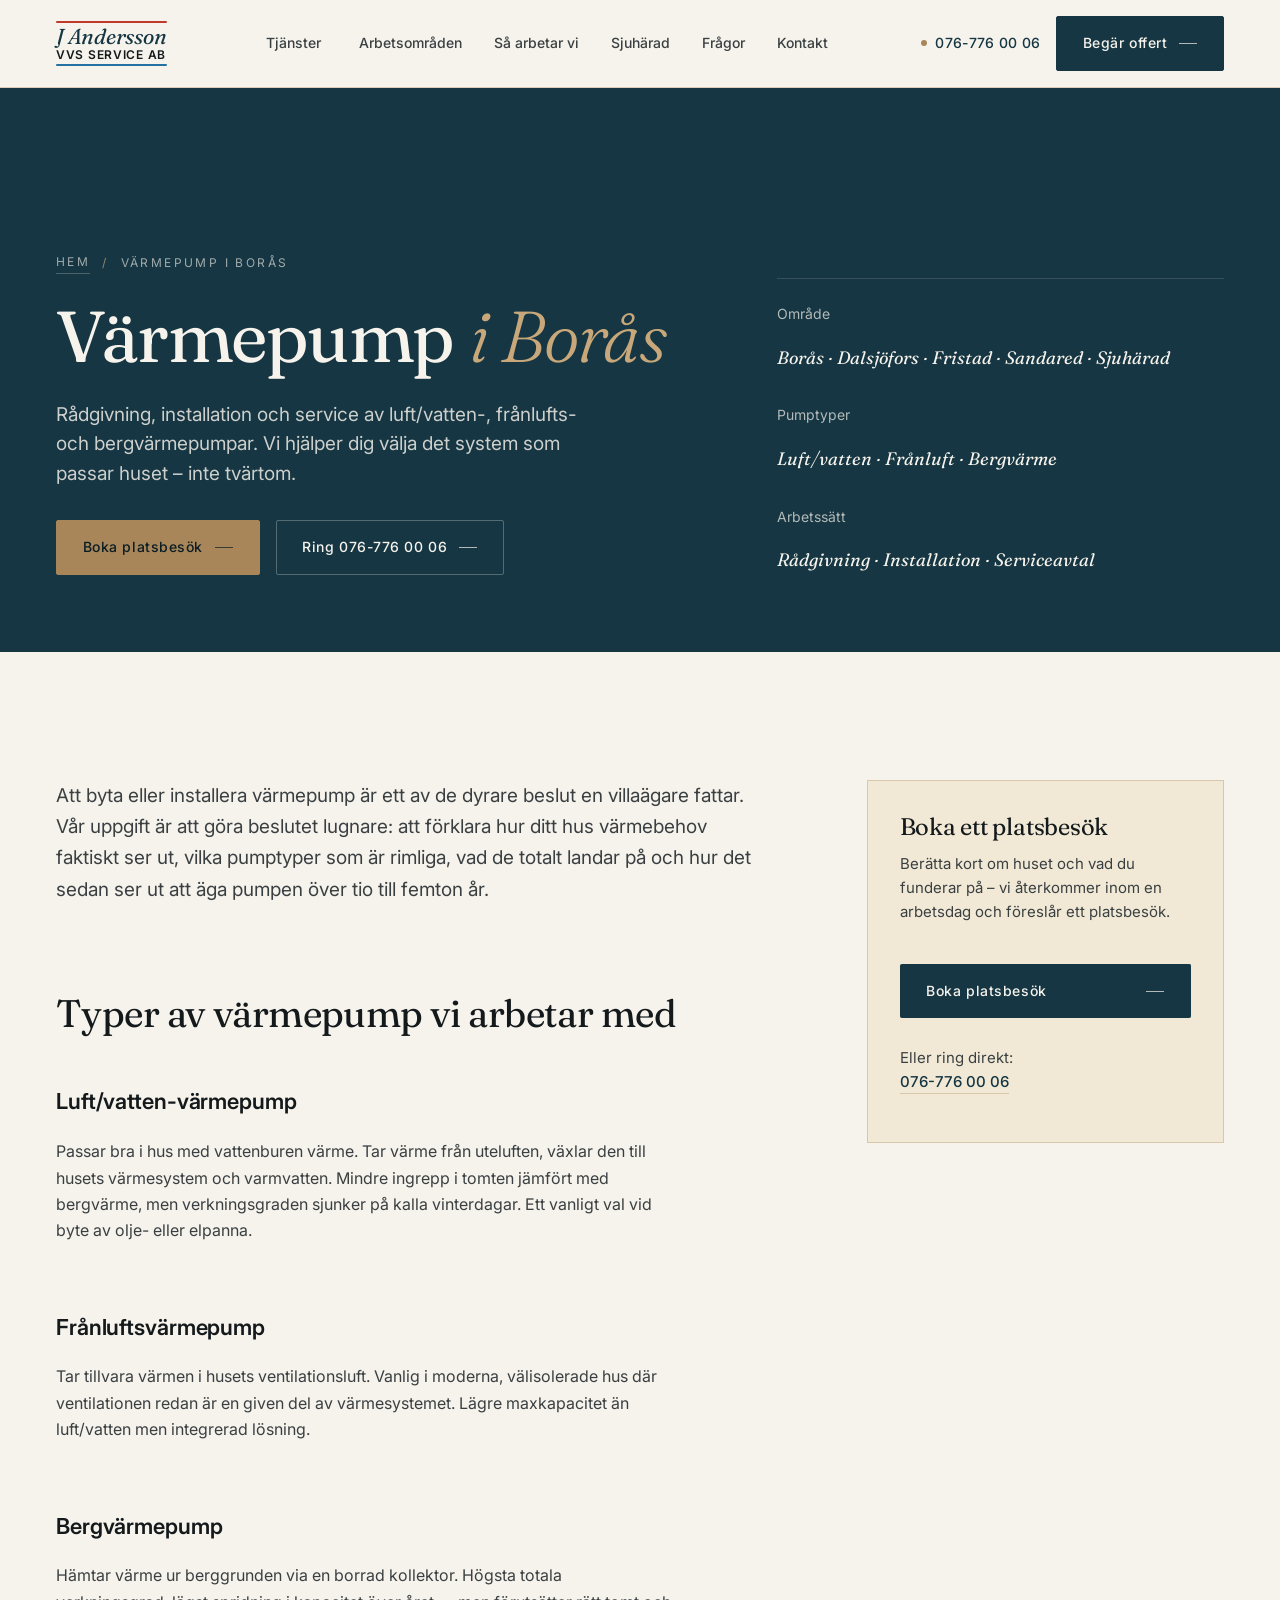
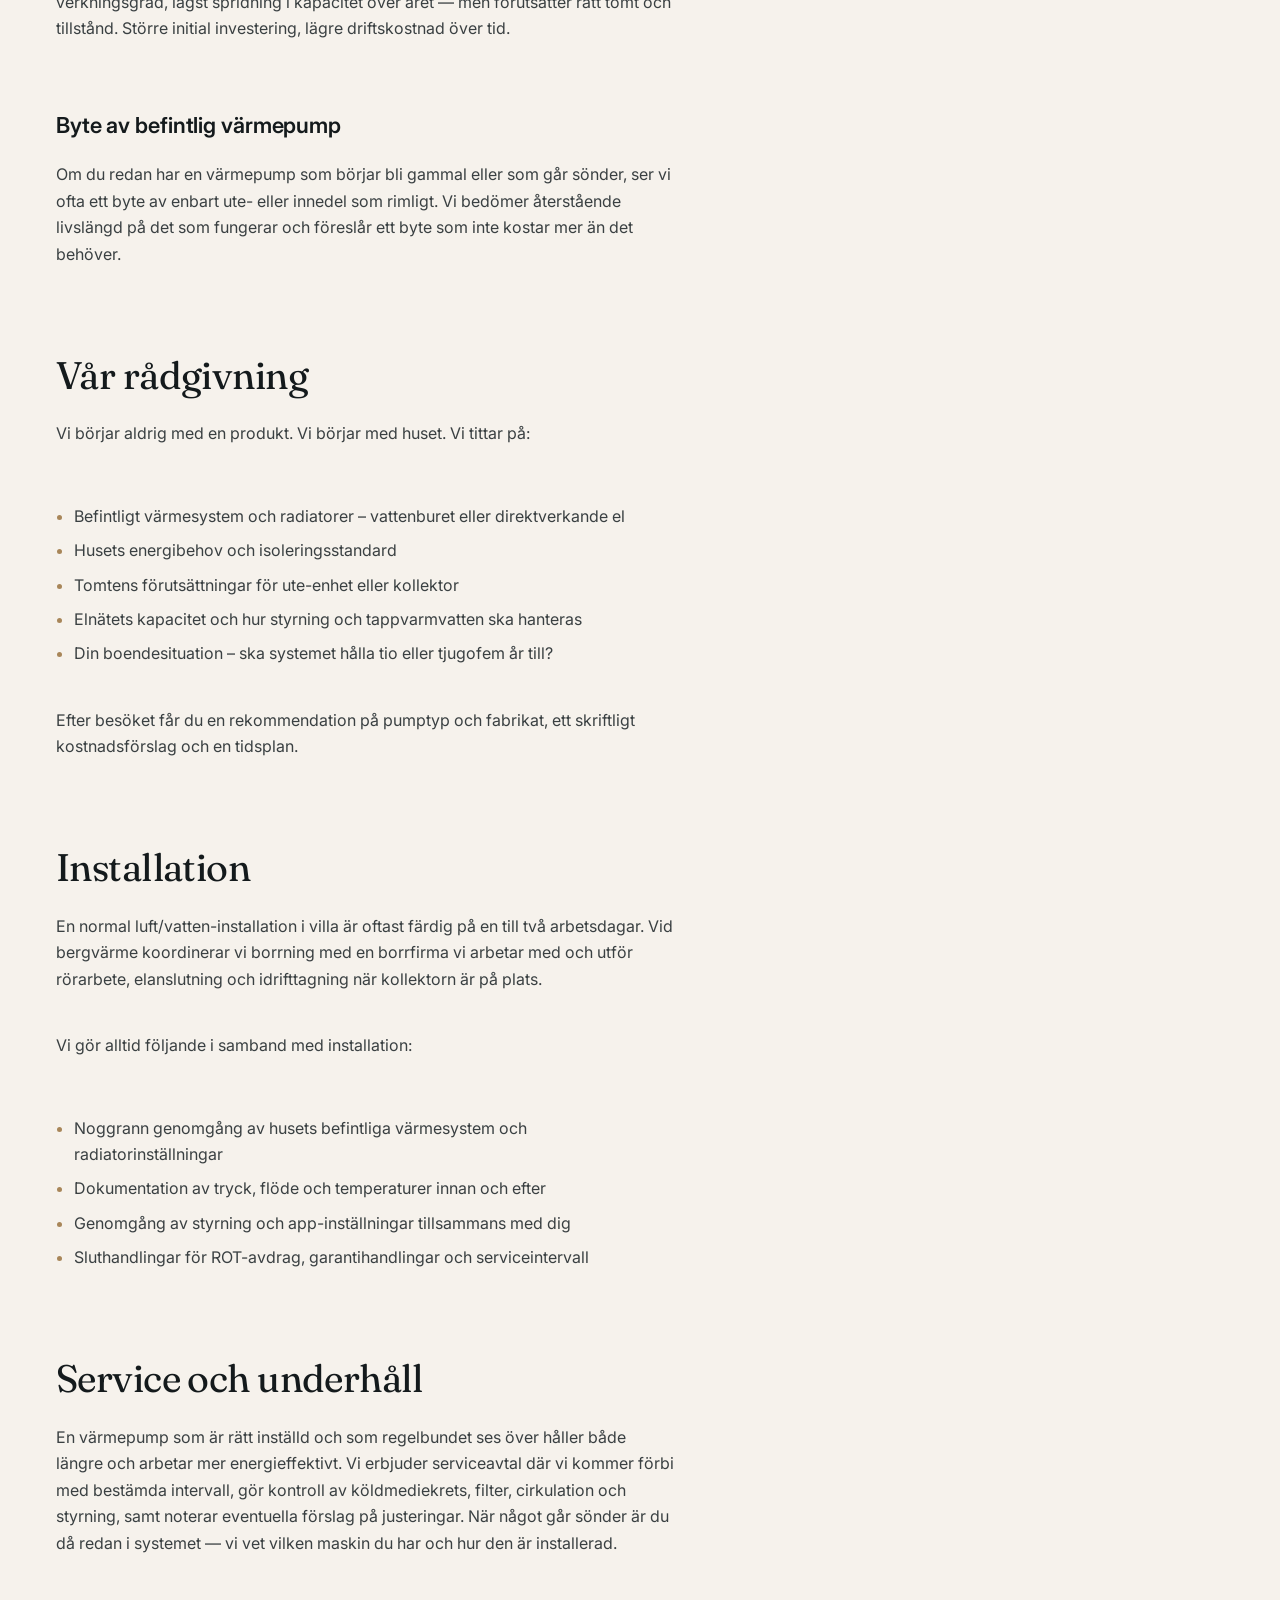
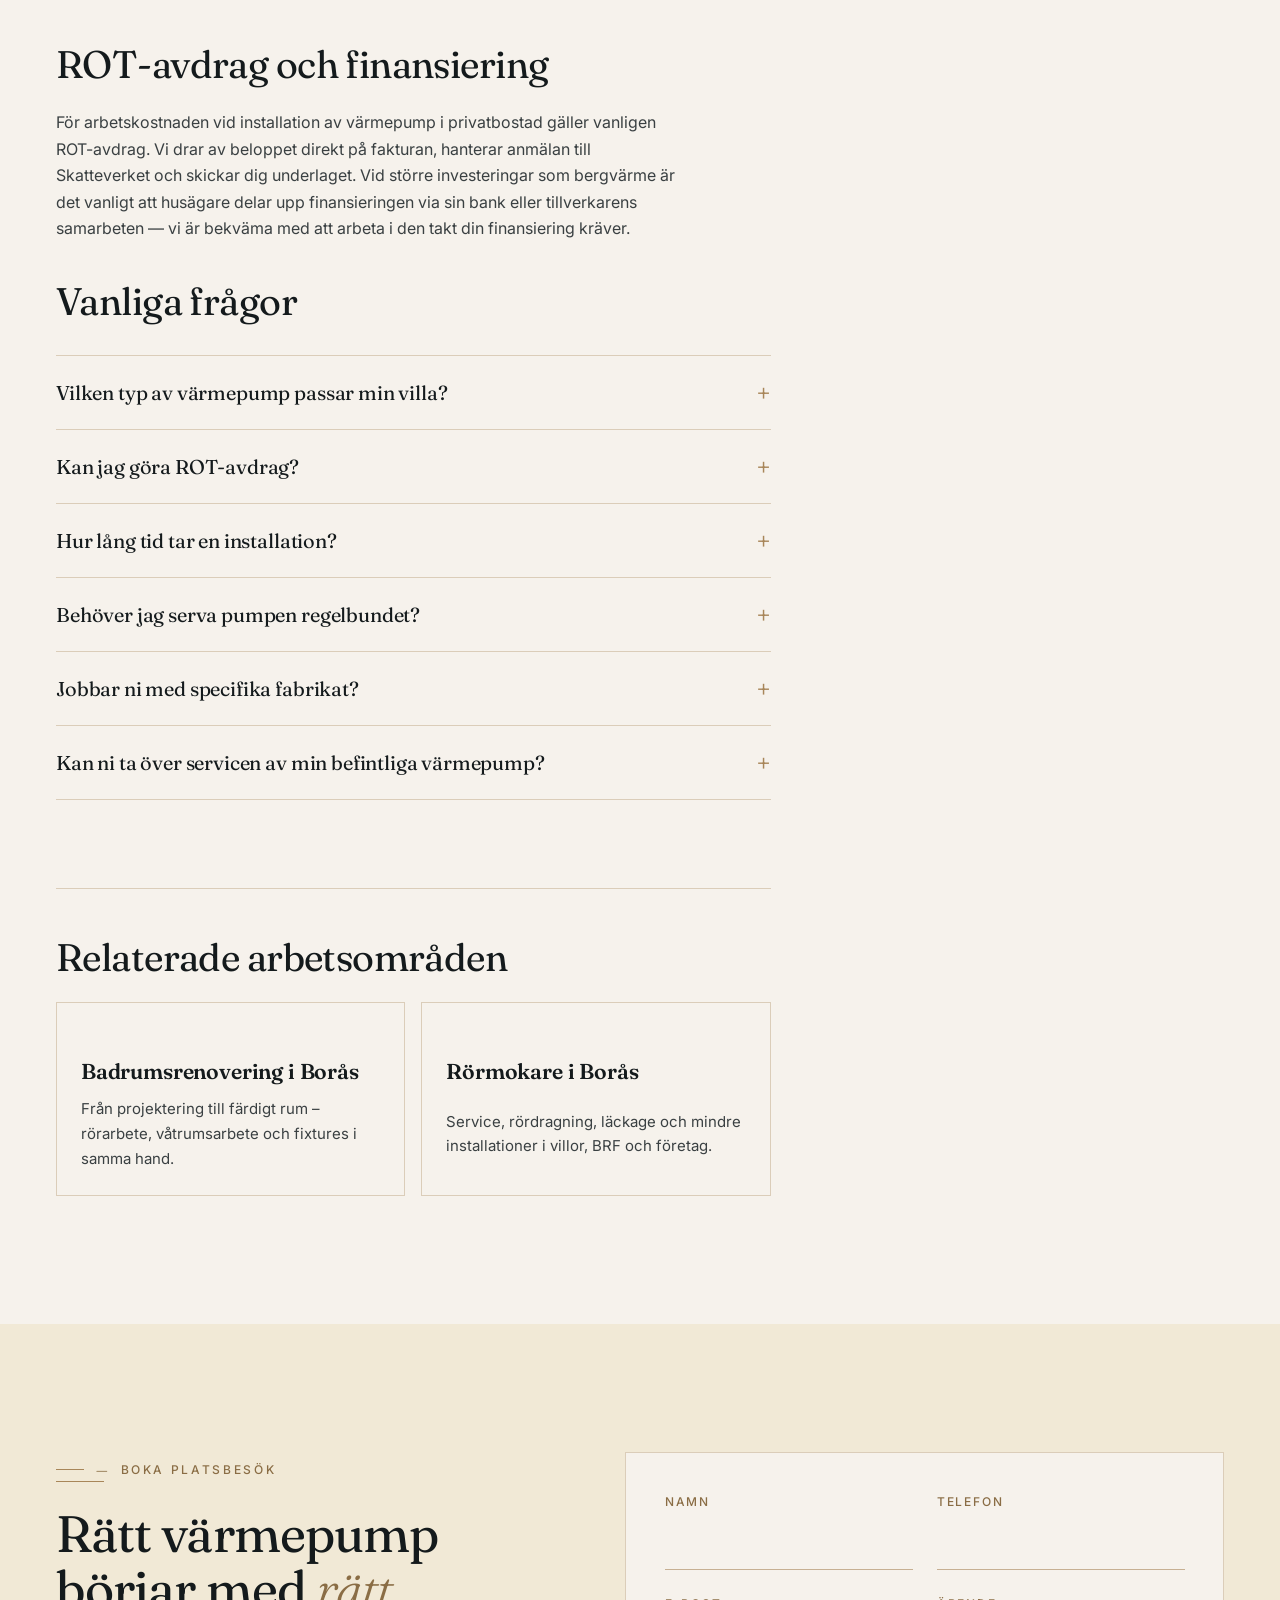
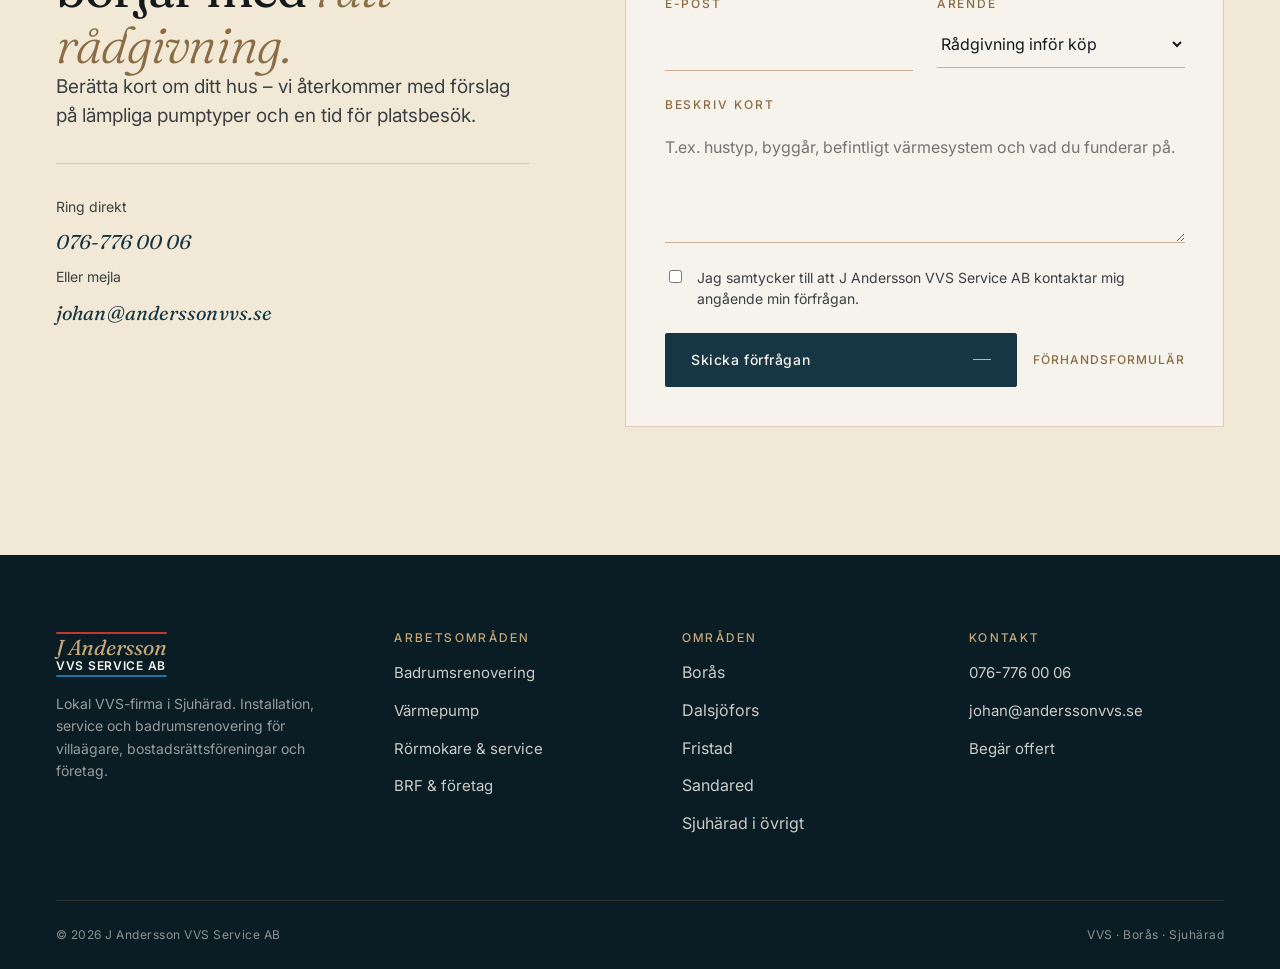
<file: varmepump-boras.html>
<!doctype html>
<html lang="sv">
<head>
  <meta charset="utf-8" />
  <meta name="viewport" content="width=device-width, initial-scale=1" />
  <title>Värmepump i Borås – rådgivning, installation, service | J Andersson VVS Service AB</title>
  <meta name="description" content="Värmepump i Borås: luft/vatten, frånluft och bergvärme. Rådgivning, installation och service. Boka platsbesök eller ring 076-776 00 06." />
  <meta name="robots" content="index,follow" />
  <meta name="theme-color" content="#153642" />
  <link rel="canonical" href="https://www.anderssonvvs.se/varmepump-boras.html" />

  <meta property="og:type" content="article" />
  <meta property="og:locale" content="sv_SE" />
  <meta property="og:site_name" content="J Andersson VVS Service AB" />
  <meta property="og:title" content="Värmepump i Borås – J Andersson VVS Service AB" />
  <meta property="og:description" content="Rådgivning, installation och service av värmepump i Borås och Sjuhärad." />
  <meta property="og:url" content="https://www.anderssonvvs.se/varmepump-boras.html" />
  <meta property="og:image" content="https://www.anderssonvvs.se/assets/placeholders/service-varmepump-hero.jpg" />

  <link rel="preconnect" href="https://fonts.googleapis.com">
  <link rel="preconnect" href="https://fonts.gstatic.com" crossorigin>
  <link rel="stylesheet" href="https://fonts.googleapis.com/css2?family=Fraunces:ital,opsz,wght@0,9..144,300..500;1,9..144,300..500&family=Inter:wght@400;500;600&display=swap">
  <link rel="stylesheet" href="styles.css" />

  <script type="application/ld+json">
  {
    "@context": "https://schema.org",
    "@type": "BreadcrumbList",
    "itemListElement": [
      { "@type": "ListItem", "position": 1, "name": "Hem", "item": "https://www.anderssonvvs.se/" },
      { "@type": "ListItem", "position": 2, "name": "Värmepump i Borås", "item": "https://www.anderssonvvs.se/varmepump-boras.html" }
    ]
  }
  </script>

  <script type="application/ld+json">
  {
    "@context": "https://schema.org",
    "@type": "Service",
    "serviceType": "Värmepump – installation och service",
    "name": "Värmepump i Borås",
    "areaServed": [
      { "@type": "City", "name": "Borås" },
      { "@type": "AdministrativeArea", "name": "Sjuhärad" }
    ],
    "provider": {
      "@type": "Plumber",
      "name": "J Andersson VVS Service AB",
      "url": "https://www.anderssonvvs.se/",
      "telephone": "+46767760006",
      "email": "johan@anderssonvvs.se",
      "address": { "@type": "PostalAddress", "addressLocality": "Borås", "addressCountry": "SE" }
    },
    "url": "https://www.anderssonvvs.se/varmepump-boras.html"
  }
  </script>

  <script type="application/ld+json">
  {
    "@context": "https://schema.org",
    "@type": "FAQPage",
    "mainEntity": [
      {
        "@type": "Question",
        "name": "Vilken typ av värmepump passar min villa?",
        "acceptedAnswer": { "@type": "Answer", "text": "Det beror på husets befintliga system (vattenburen värme, direktverkande el, luftburet), energibehov och tomt. Vi hjälper dig att välja mellan luft/vatten, frånluft och bergvärme utifrån hur just ditt hus ser ut." }
      },
      {
        "@type": "Question",
        "name": "Kan jag göra ROT-avdrag på installationen?",
        "acceptedAnswer": { "@type": "Answer", "text": "För arbetskostnaden vid installation av värmepump i privatbostad gäller vanligen ROT-avdrag. Vi drar av beloppet direkt på fakturan och hanterar anmälan till Skatteverket." }
      },
      {
        "@type": "Question",
        "name": "Hur lång tid tar en installation?",
        "acceptedAnswer": { "@type": "Answer", "text": "En luft/vatten-installation i en normal villa tar oftast en till två arbetsdagar. Bergvärme innefattar borrning och tar vanligtvis längre tid – vi samordnar med borrfirman och planerar arbetet tillsammans." }
      },
      {
        "@type": "Question",
        "name": "Behöver jag serva värmepumpen regelbundet?",
        "acceptedAnswer": { "@type": "Answer", "text": "Ja. En välskött värmepump håller längre och arbetar mer energieffektivt. Vi erbjuder serviceavtal med regelbunden översyn av köldmediekrets, cirkulation, filter och styrning." }
      }
    ]
  }
  </script>
</head>

<body>
  <a href="#main" class="skip-link">Hoppa till innehåll</a>
    <header class="site-header site-header--on-light" id="siteHeader">
    <div class="wrap">
      <div class="nav">

        <!-- LOGO -->
        <a href="index.html" class="brand" aria-label="J Andersson VVS Service AB – hem">
          <strong>J Andersson</strong>
          <span>VVS Service AB</span>
        </a>

        <!-- DESKTOP NAV -->
        <nav class="nav-links" aria-label="Huvudmeny">

          <!-- Tjänster dropdown -->
          <div class="nav-dropdown">
            <button
              class="nav-dropdown__toggle"
              type="button"
              aria-expanded="false"
              aria-controls="desktopServicesMenu">
              Tjänster
            </button>

            <div class="nav-dropdown__menu" id="desktopServicesMenu">
              <a href="badrumsrenovering-boras.html">Badrumsrenovering</a>
              <a href="varmepump-boras.html">Värmepump</a>
              <a href="rormokare-boras.html">Rörmokare &amp; service</a>
              <a href="index.html#offert">BRF &amp; företag</a>
            </div>
          </div>

          <!-- Viktigt: ALLA dessa pekar till index -->
          <a href="index.html#arbetsomraden">Arbetsområden</a>
          <a href="index.html#sa-arbetar-vi">Så arbetar vi</a>
          <a href="index.html#omrade">Sjuhärad</a>

          <!-- Dessa kan vara lokala -->
          <a href="#fragor">Frågor</a>
          <a href="#offert">Kontakt</a>

        </nav>

        <!-- CTA -->
        <div class="nav-cta">
          <a class="nav-phone" href="tel:+46767760006">076-776 00 06</a>
          <a class="btn" href="#offert">Begär offert</a>
        </div>

        <!-- HAMBURGER -->
        <button
          class="nav-toggle"
          type="button"
          aria-label="Öppna meny"
          aria-controls="mobileMenu"
          aria-expanded="false"
          id="navToggle">
          <span></span><span></span><span></span>
        </button>

      </div>
    </div>

    <!-- MOBILE MENU -->
    <div class="mobile-menu" id="mobileMenu" aria-label="Mobilmeny">

      <!-- Tjänster -->
      <div class="mobile-menu__group">
        <button
          class="mobile-menu__toggle"
          type="button"
          aria-expanded="false"
          aria-controls="mobileServicesMenu">
          Tjänster
        </button>

        <div class="mobile-submenu" id="mobileServicesMenu">
          <a href="badrumsrenovering-boras.html">Badrumsrenovering</a>
          <a href="varmepump-boras.html">Värmepump</a>
          <a href="rormokare-boras.html">Rörmokare &amp; service</a>
          <a href="index.html#offert">BRF &amp; företag</a>
        </div>
      </div>

      <!-- Viktigt: pekar till index -->
      <a href="index.html#arbetsomraden">Arbetsområden</a>
      <a href="index.html#sa-arbetar-vi">Så arbetar vi</a>
      <a href="index.html#omrade">Sjuhärad</a>

      <!-- Lokala -->
      <a href="#fragor">Vanliga frågor</a>
      <a href="#offert">Begär offert</a>

      <!-- Kontakt -->
      <div class="mobile-menu__foot">
        <span>Ring oss direkt</span>
        <a href="tel:+46767760006">076-776 00 06</a>
        <a href="mailto:johan@anderssonvvs.se">johan@anderssonvvs.se</a>
      </div>

    </div>
  </header>

  <main id="main">

    <section class="service-hero">
      <div class="wrap">
        <nav class="breadcrumb" aria-label="Brödsmulor">
          <a href="/">Hem</a>
          <span class="breadcrumb__sep">/</span>
          <span>Värmepump i Borås</span>
        </nav>
        <div class="service-hero__grid">
          <div>
            <h1 class="service-hero__title">Värmepump <em>i Borås</em></h1>
            <p class="service-hero__lede">Rådgivning, installation och service av luft/vatten-, frånlufts- och bergvärmepumpar. Vi hjälper dig välja det system som passar huset – inte tvärtom.</p>
            <div class="service-hero__cta">
              <a class="btn btn--on-dark" href="#offert">Boka platsbesök</a>
              <a class="btn btn--ghost-light" href="tel:+46767760006">Ring 076-776 00 06</a>
            </div>
          </div>
          <div class="service-hero__side">
            <span>Område</span>
            <strong>Borås · Dalsjöfors · Fristad · Sandared · Sjuhärad</strong>
            <span style="margin-top: var(--s-4);">Pumptyper</span>
            <strong>Luft/vatten · Frånluft · Bergvärme</strong>
            <span style="margin-top: var(--s-4);">Arbetssätt</span>
            <strong>Rådgivning · Installation · Serviceavtal</strong>
          </div>
        </div>
      </div>
    </section>

    <section class="section">
      <div class="wrap">
        <div class="content-grid">
          <article class="prose">
            <p class="lede">Att byta eller installera värmepump är ett av de dyrare beslut en villaägare fattar. Vår uppgift är att göra beslutet lugnare: att förklara hur ditt hus värmebehov faktiskt ser ut, vilka pumptyper som är rimliga, vad de totalt landar på och hur det sedan ser ut att äga pumpen över tio till femton år.</p>

            <h2>Typer av värmepump vi arbetar med</h2>

            <h3>Luft/vatten-värmepump</h3>
            <p>Passar bra i hus med vattenburen värme. Tar värme från uteluften, växlar den till husets värmesystem och varmvatten. Mindre ingrepp i tomten jämfört med bergvärme, men verkningsgraden sjunker på kalla vinterdagar. Ett vanligt val vid byte av olje- eller elpanna.</p>

            <h3>Frånluftsvärmepump</h3>
            <p>Tar tillvara värmen i husets ventilationsluft. Vanlig i moderna, välisolerade hus där ventilationen redan är en given del av värmesystemet. Lägre maxkapacitet än luft/vatten men integrerad lösning.</p>

            <h3>Bergvärmepump</h3>
            <p>Hämtar värme ur berggrunden via en borrad kollektor. Högsta totala verkningsgrad, lägst spridning i kapacitet över året — men förutsätter rätt tomt och tillstånd. Större initial investering, lägre driftskostnad över tid.</p>

            <h3>Byte av befintlig värmepump</h3>
            <p>Om du redan har en värmepump som börjar bli gammal eller som går sönder, ser vi ofta ett byte av enbart ute- eller innedel som rimligt. Vi bedömer återstående livslängd på det som fungerar och föreslår ett byte som inte kostar mer än det behöver.</p>

            <h2>Vår rådgivning</h2>
            <p>Vi börjar aldrig med en produkt. Vi börjar med huset. Vi tittar på:</p>
            <ul>
              <li>Befintligt värmesystem och radiatorer – vattenburet eller direktverkande el</li>
              <li>Husets energibehov och isoleringsstandard</li>
              <li>Tomtens förutsättningar för ute-enhet eller kollektor</li>
              <li>Elnätets kapacitet och hur styrning och tappvarmvatten ska hanteras</li>
              <li>Din boendesituation – ska systemet hålla tio eller tjugofem år till?</li>
            </ul>
            <p>Efter besöket får du en rekommendation på pumptyp och fabrikat, ett skriftligt kostnadsförslag och en tidsplan.</p>

            <h2>Installation</h2>
            <p>En normal luft/vatten-installation i villa är oftast färdig på en till två arbetsdagar. Vid bergvärme koordinerar vi borrning med en borrfirma vi arbetar med och utför rörarbete, elanslutning och idrifttagning när kollektorn är på plats.</p>
            <p>Vi gör alltid följande i samband med installation:</p>
            <ul>
              <li>Noggrann genomgång av husets befintliga värmesystem och radiatorinställningar</li>
              <li>Dokumentation av tryck, flöde och temperaturer innan och efter</li>
              <li>Genomgång av styrning och app-inställningar tillsammans med dig</li>
              <li>Sluthandlingar för ROT-avdrag, garantihandlingar och serviceintervall</li>
            </ul>

            <h2>Service och underhåll</h2>
            <p>En värmepump som är rätt inställd och som regelbundet ses över håller både längre och arbetar mer energieffektivt. Vi erbjuder serviceavtal där vi kommer förbi med bestämda intervall, gör kontroll av köldmediekrets, filter, cirkulation och styrning, samt noterar eventuella förslag på justeringar. När något går sönder är du då redan i systemet — vi vet vilken maskin du har och hur den är installerad.</p>

            <h2>ROT-avdrag och finansiering</h2>
            <p>För arbetskostnaden vid installation av värmepump i privatbostad gäller vanligen ROT-avdrag. Vi drar av beloppet direkt på fakturan, hanterar anmälan till Skatteverket och skickar dig underlaget. Vid större investeringar som bergvärme är det vanligt att husägare delar upp finansieringen via sin bank eller tillverkarens samarbeten — vi är bekväma med att arbeta i den takt din finansiering kräver.</p>

            <section id="fragor" aria-labelledby="faqTitle">
              <h2 id="faqTitle">Vanliga frågor</h2>
              <div class="faq faq__list">
                <details>
                  <summary>Vilken typ av värmepump passar min villa?</summary>
                  <div class="faq__body">
                    <p>Det beror på husets befintliga system, energibehov och tomt. Vi hjälper dig att välja mellan luft/vatten, frånluft och bergvärme utifrån hur just ditt hus ser ut – och vilken totalkostnad över tio till femton år som är rimlig.</p>
                  </div>
                </details>
                <details>
                  <summary>Kan jag göra ROT-avdrag?</summary>
                  <div class="faq__body">
                    <p>För arbetskostnaden vid installation av värmepump i privatbostad gäller vanligen ROT-avdrag. Vi drar av beloppet direkt på fakturan och hanterar anmälan till Skatteverket.</p>
                  </div>
                </details>
                <details>
                  <summary>Hur lång tid tar en installation?</summary>
                  <div class="faq__body">
                    <p>En luft/vatten-installation i en normal villa tar oftast en till två arbetsdagar. Bergvärme innefattar borrning och tar vanligtvis längre tid – vi samordnar med borrfirman och planerar arbetet tillsammans.</p>
                  </div>
                </details>
                <details>
                  <summary>Behöver jag serva pumpen regelbundet?</summary>
                  <div class="faq__body">
                    <p>Ja. En välskött värmepump håller längre och arbetar mer energieffektivt. Vi erbjuder serviceavtal med regelbunden översyn av köldmediekrets, cirkulation, filter och styrning.</p>
                  </div>
                </details>
                <details>
                  <summary>Jobbar ni med specifika fabrikat?</summary>
                  <div class="faq__body">
                    <p>Vi arbetar med etablerade svenska och nordiska tillverkare – i första hand de som har god reservdelsförsörjning och rimliga servicevillkor över tid. Vilket fabrikat som är bäst beror på husets förutsättningar; vi rekommenderar det som fungerar, inte det vi råkar ha flest av.</p>
                  </div>
                </details>
                <details>
                  <summary>Kan ni ta över servicen av min befintliga värmepump?</summary>
                  <div class="faq__body">
                    <p>Ja. Vi tar gärna över löpande service av värmepumpar som installerats av andra firmor. Vid första besöket går vi igenom pumpen, dokumenterar status och kommer överens om serviceintervall.</p>
                  </div>
                </details>
              </div>
            </section>

            <section class="related" aria-labelledby="relatedTitle">
              <h2 id="relatedTitle">Relaterade arbetsområden</h2>
              <div class="related__grid">
                <a class="related__card" href="badrumsrenovering-boras.html">
                  <h3>Badrumsrenovering i Borås</h3>
                  <p>Från projektering till färdigt rum – rörarbete, våtrumsarbete och fixtures i samma hand.</p>
                </a>
                <a class="related__card" href="rormokare-boras.html">
                  <h3>Rörmokare i Borås</h3>
                  <p>Service, rördragning, läckage och mindre installationer i villor, BRF och företag.</p>
                </a>
              </div>
            </section>
          </article>

          <aside class="side-card">
            <h3>Boka ett platsbesök</h3>
            <p>Berätta kort om huset och vad du funderar på – vi återkommer inom en arbetsdag och föreslår ett platsbesök.</p>
            <a class="btn" href="#offert">Boka platsbesök</a>
            <p style="margin-top: var(--s-4);">Eller ring direkt: <br>
              <a href="tel:+46767760006">076-776 00 06</a>
            </p>
          </aside>
        </div>
      </div>
    </section>

    <section class="cta section" id="offert" aria-labelledby="ctaTitle">
      <div class="wrap">
        <div class="cta__grid">
          <div>
            <span class="eyebrow"><span class="section-number">—</span> Boka platsbesök</span>
            <hr class="rule--short" aria-hidden="true">
            <h2 class="cta__title" id="ctaTitle">Rätt värmepump börjar med <em>rätt rådgivning.</em></h2>
            <div class="cta__body">
              <p class="lede">Berätta kort om ditt hus – vi återkommer med förslag på lämpliga pumptyper och en tid för platsbesök.</p>
            </div>
            <div class="cta__direct">
              <span>Ring direkt</span>
              <a href="tel:+46767760006">076-776 00 06</a>
              <span>Eller mejla</span>
              <a href="mailto:johan@anderssonvvs.se">johan@anderssonvvs.se</a>
            </div>
          </div>

          <form class="form" id="offertForm" action="#offert" method="post" novalidate>
            <div class="form__row form__row--two">
              <div class="form__field">
                <label for="f-name">Namn</label>
                <input id="f-name" name="name" type="text" autocomplete="name" required />
              </div>
              <div class="form__field">
                <label for="f-phone">Telefon</label>
                <input id="f-phone" name="phone" type="tel" autocomplete="tel" required />
              </div>
            </div>
            <div class="form__row form__row--two">
              <div class="form__field">
                <label for="f-email">E-post</label>
                <input id="f-email" name="email" type="email" autocomplete="email" required />
              </div>
              <div class="form__field">
                <label for="f-type">Ärende</label>
                <select id="f-type" name="type">
                  <option value="radgivning">Rådgivning inför köp</option>
                  <option value="installation">Installation</option>
                  <option value="service">Service / byte</option>
                  <option value="annat">Annat</option>
                </select>
              </div>
            </div>
            <div class="form__row">
              <div class="form__field">
                <label for="f-message">Beskriv kort</label>
                <textarea id="f-message" name="message" placeholder="T.ex. hustyp, byggår, befintligt värmesystem och vad du funderar på." required></textarea>
              </div>
            </div>
            <label class="form__consent">
              <input type="checkbox" required />
              <span>Jag samtycker till att J Andersson VVS Service AB kontaktar mig angående min förfrågan.</span>
            </label>
            <div class="form__foot">
              <button class="btn" type="submit">Skicka förfrågan</button>
              <span class="form__preview-note">Förhandsformulär</span>
            </div>
            <div class="form__success" role="status" aria-live="polite">
              Tack — vi har mottagit din förfrågan. När formuläret är kopplat till vår inkorg får du ett svar inom en arbetsdag.
            </div>
          </form>
        </div>
      </div>
    </section>

  </main>

  <footer class="site-footer" role="contentinfo">
    <div class="wrap">
      <div class="footer-grid">
        <div class="footer__brand">
          <a href="/" class="brand">
            <strong>J Andersson</strong>
            <span>VVS Service AB</span>
          </a>
          <p>Lokal VVS-firma i Sjuhärad. Installation, service och badrumsrenovering för villaägare, bostadsrättsföreningar och företag.</p>
        </div>
        <div class="footer__col">
          <h4>Arbetsområden</h4>
          <ul>
            <li><a href="badrumsrenovering-boras.html">Badrumsrenovering</a></li>
            <li><a href="varmepump-boras.html">Värmepump</a></li>
            <li><a href="rormokare-boras.html">Rörmokare &amp; service</a></li>
            <li><a href="/#offert">BRF &amp; företag</a></li>
          </ul>
        </div>
        <div class="footer__col">
          <h4>Områden</h4>
          <ul>
            <li>Borås</li>
            <li>Dalsjöfors</li>
            <li>Fristad</li>
            <li>Sandared</li>
            <li>Sjuhärad i övrigt</li>
          </ul>
        </div>
        <div class="footer__col">
          <h4>Kontakt</h4>
          <ul>
            <li><a href="tel:+46767760006">076-776 00 06</a></li>
            <li><a href="mailto:johan@anderssonvvs.se">johan@anderssonvvs.se</a></li>
            <li><a href="#offert">Begär offert</a></li>
          </ul>
        </div>
      </div>
      <div class="footer__meta">
        <span>© <span id="year">2026</span> J Andersson VVS Service AB</span>
        <span>VVS · Borås · Sjuhärad</span>
      </div>
    </div>
  </footer>

  <nav class="mobile-bar" aria-label="Snabbval">
    <a href="tel:+46767760006">Ring</a>
    <a href="#offert" class="is-primary">Boka platsbesök</a>
  </nav>

  <script>
    (function(){
      var toggle = document.getElementById('navToggle');
      var body = document.body;
      var desktopToggle = document.querySelector('.nav-dropdown__toggle');
      var desktopDropdown = document.querySelector('.nav-dropdown');
      var mobileServicesToggle = document.querySelector('.mobile-menu__toggle');
      var mobileServicesMenu = document.getElementById('mobileServicesMenu');

      if (toggle) {
        toggle.addEventListener('click', function(){
          var open = body.classList.toggle('is-menu-open');
          toggle.setAttribute('aria-expanded', open ? 'true' : 'false');
          toggle.setAttribute('aria-label', open ? 'Stäng meny' : 'Öppna meny');
        });

        document.querySelectorAll('.mobile-menu a').forEach(function(a){
          a.addEventListener('click', function(){
            body.classList.remove('is-menu-open');
            toggle.setAttribute('aria-expanded', 'false');
          });
        });
      }

      if (desktopToggle && desktopDropdown) {
        desktopToggle.addEventListener('click', function(e){
          e.stopPropagation();
          var open = desktopDropdown.classList.toggle('is-open');
          desktopToggle.setAttribute('aria-expanded', open ? 'true' : 'false');
        });

        document.addEventListener('click', function(e){
          if (!desktopDropdown.contains(e.target)) {
            desktopDropdown.classList.remove('is-open');
            desktopToggle.setAttribute('aria-expanded', 'false');
          }
        });
      }

      if (mobileServicesToggle && mobileServicesMenu) {
        mobileServicesToggle.addEventListener('click', function(){
          var open = mobileServicesMenu.classList.toggle('is-open');
          mobileServicesToggle.setAttribute('aria-expanded', open ? 'true' : 'false');
        });
      }
    })();
  </script>
</body>
</html>
</file>
<file: styles.css>
/* =========================================================
   J Andersson VVS Service AB — Editorial Precision stylesheet
   Design family: Trade Showcase (Editorial Precision variant)
   ========================================================= */

/* ---------- Design tokens ---------- */
:root {
  /* Colour */
  --ink: #141a1c;
  --ink-soft: #3a4042;
  --grey: #5f6668;
  --grey-soft: #8a8f90;

  --petrol: #153642;
  --petrol-deep: #0e2730;
  --petrol-ink: #0a1d24;

  --sand: #e9ddc6;
  --sand-light: #f1e9d6;
  --sand-deep: #d9c9a8;

  --off-white: #f6f2ec;
  --off-white-deep: #efe9dd;

  --brass: #a88659;
  --brass-light: #c8a87a;
  --brass-deep: #8a6d45;

  --rule: rgba(168, 134, 89, 0.35);
  --rule-strong: rgba(168, 134, 89, 0.6);
  --rule-ink: rgba(20, 26, 28, 0.1);

  /* Type */
  --font-display: "Fraunces", "Cormorant Garamond", Georgia, serif;
  --font-sans: "Inter", system-ui, -apple-system, Segoe UI, Roboto, sans-serif;

  --fs-micro: 0.75rem;    /* 12px */
  --fs-small: 0.875rem;   /* 14px */
  --fs-body: 1rem;        /* 16px */
  --fs-lede: 1.1875rem;   /* 19px */
  --fs-h4: 1.25rem;       /* 20px */
  --fs-h3: 1.625rem;      /* 26px */
  --fs-h2: clamp(2rem, 3.2vw, 2.875rem);
  --fs-h1: clamp(2.5rem, 6vw, 5.25rem);

  /* Space */
  --s-1: 0.25rem;
  --s-2: 0.5rem;
  --s-3: 0.75rem;
  --s-4: 1rem;
  --s-5: 1.5rem;
  --s-6: 2rem;
  --s-7: 3rem;
  --s-8: 4rem;
  --s-9: 6rem;
  --s-10: 8rem;

  --gutter: clamp(1.25rem, 5vw, 3.5rem);
  --maxw: 1280px;

  --radius: 2px;
  --radius-md: 6px;

  --trans: 180ms cubic-bezier(0.2, 0.6, 0.2, 1);
}

/* ---------- Base ---------- */
*,
*::before,
*::after {
  box-sizing: border-box;
}

html {
  -webkit-text-size-adjust: 100%;
  scroll-behavior: smooth;
}

@media (prefers-reduced-motion: reduce) {
  html { scroll-behavior: auto; }
  *, *::before, *::after {
    animation-duration: 0.001ms !important;
    animation-iteration-count: 1 !important;
    transition-duration: 0.001ms !important;
  }
}

body {
  margin: 0;
  font-family: var(--font-sans);
  font-size: var(--fs-body);
  line-height: 1.6;
  color: var(--ink);
  background: var(--off-white);
  -webkit-font-smoothing: antialiased;
  -moz-osx-font-smoothing: grayscale;
  text-rendering: optimizeLegibility;
}

img,
video {
  display: block;
  max-width: 100%;
  height: auto;
}

a {
  color: inherit;
  text-decoration: none;
}

button {
  font: inherit;
  cursor: pointer;
  border: none;
  background: transparent;
  color: inherit;
}

:focus-visible {
  outline: 2px solid var(--brass);
  outline-offset: 3px;
}

/* ---------- Typography ---------- */
h1, h2, h3, h4 {
  font-family: var(--font-display);
  font-weight: 400;
  font-variation-settings: "opsz" 40, "SOFT" 20;
  line-height: 1.08;
  letter-spacing: -0.012em;
  color: var(--ink);
  margin: 0;
}

h1 { font-size: var(--fs-h1); letter-spacing: -0.02em; }
h2 { font-size: var(--fs-h2); letter-spacing: -0.015em; }
h3 { font-size: var(--fs-h3); }
h4 { font-size: var(--fs-h4); font-weight: 500; font-family: var(--font-sans); letter-spacing: -0.005em; }

p {
  margin: 0 0 var(--s-4);
  max-width: 62ch;
}

p.lede {
  font-size: var(--fs-lede);
  line-height: 1.55;
  color: var(--ink-soft);
  max-width: 48ch;
}

.eyebrow {
  display: inline-flex;
  align-items: center;
  gap: var(--s-3);
  font-size: var(--fs-micro);
  font-weight: 500;
  letter-spacing: 0.22em;
  text-transform: uppercase;
  color: var(--brass-deep);
  font-family: var(--font-sans);
}

.eyebrow::before {
  content: "";
  width: 28px;
  height: 1px;
  background: var(--brass);
}

.section-number {
  font-family: var(--font-display);
  font-style: italic;
  font-size: var(--fs-small);
  letter-spacing: 0.04em;
  color: var(--brass-deep);
}

.rule {
  display: block;
  width: 100%;
  height: 1px;
  background: var(--rule);
  border: 0;
  margin: 0;
}

.rule--short {
  width: 48px;
  height: 1px;
  background: var(--brass);
  border: 0;
  margin: 0 0 var(--s-5);
}

/* ---------- Layout primitives ---------- */
.wrap {
  max-width: var(--maxw);
  margin: 0 auto;
  padding: 0 var(--gutter);
}

.section {
  padding-block: clamp(var(--s-8), 10vw, var(--s-10));
}

.section--tight {
  padding-block: clamp(var(--s-7), 7vw, var(--s-9));
}

.section--petrol {
  background: var(--petrol);
  color: var(--off-white);
}

.section--petrol h2,
.section--petrol h3 {
  color: var(--off-white);
}

.section--sand {
  background: var(--sand-light);
}

.section--off-white-deep {
  background: var(--off-white-deep);
}

.grid {
  display: grid;
  gap: var(--s-6);
}

@media (min-width: 720px) {
  .grid--2 { grid-template-columns: repeat(2, 1fr); gap: var(--s-7); }
  .grid--3 { grid-template-columns: repeat(3, 1fr); gap: var(--s-6); }
  .grid--4 { grid-template-columns: repeat(4, 1fr); gap: var(--s-6); }
}

@media (max-width: 719px) {
  .grid--3, .grid--4 { grid-template-columns: 1fr; }
}

/* Section header layout: eyebrow + title + lede in an editorial column */
.section-head {
  display: grid;
  grid-template-columns: 1fr;
  gap: var(--s-5);
  margin-bottom: var(--s-8);
  max-width: 62rem;
}

@media (min-width: 860px) {
  .section-head {
    grid-template-columns: 1fr 1.5fr;
    gap: var(--s-8);
    align-items: end;
  }
}

.section-head__meta {
  display: flex;
  flex-direction: column;
  gap: var(--s-3);
}

/* ---------- Top nav ---------- */
.site-header {
  position: sticky;
  top: 0;
  z-index: 40;
  background: transparent;
  transition: background var(--trans), backdrop-filter var(--trans), border-color var(--trans);
  border-bottom: 1px solid transparent;
}

.site-header.is-scrolled {
  background: rgba(246, 242, 236, 0.82);
  backdrop-filter: saturate(1.2) blur(10px);
  -webkit-backdrop-filter: saturate(1.2) blur(10px);
  border-bottom-color: var(--rule);
}

.site-header--on-light {
  background: rgba(246, 242, 236, 0.92);
  backdrop-filter: saturate(1.1) blur(8px);
  border-bottom-color: var(--rule);
}

.nav {
  display: flex;
  align-items: center;
  justify-content: space-between;
  padding-block: var(--s-4);
  gap: var(--s-5);
}

.brand {
  display: inline-flex;
  flex-direction: column;
  line-height: 1;
  letter-spacing: 0.06em;
  font-size: 0.75rem;
  font-weight: 600;
  text-transform: uppercase;
  color: var(--ink);
  position: relative;
  padding-block: 5px;
}

/* Red line above, blue line below — logo accent */
.brand::before,
.brand::after {
  content: "";
  position: absolute;
  left: 0;
  right: 0;
  height: 2px;
  border-radius: 1px;
}
.brand::before {
  top: 0;
  background: #c0392b;
}
.brand::after {
  bottom: 0;
  background: #2471a3;
}

.brand strong {
  font-family: var(--font-display);
  font-weight: 400;
  font-style: italic;
  font-size: 1.35rem;
  letter-spacing: -0.01em;
  text-transform: none;
  color: var(--petrol);
  margin-bottom: 2px;
}

.nav-links {
  display: none;
  gap: var(--s-6);
  font-size: var(--fs-small);
  font-weight: 500;
  color: var(--ink-soft);
}

.nav-links a {
  position: relative;
  padding-block: var(--s-2);
  transition: color var(--trans);
}

.nav-links a:hover {
  color: var(--petrol);
}

.nav-links a::after {
  content: "";
  position: absolute;
  left: 0;
  right: 0;
  bottom: -2px;
  height: 1px;
  background: var(--brass);
  transform: scaleX(0);
  transform-origin: right;
  transition: transform var(--trans);
}

.nav-links a:hover::after {
  transform: scaleX(1);
  transform-origin: left;
}

.nav-dropdown {
  position: relative;
  display: inline-flex;
  align-items: center;
}

.nav-dropdown__toggle {
  position: relative;
  padding-block: var(--s-2);
  font-size: var(--fs-small);
  font-weight: 500;
  color: var(--ink-soft);
  transition: color var(--trans);
}

.nav-dropdown__toggle:hover,
.nav-dropdown.is-open .nav-dropdown__toggle {
  color: var(--petrol);
}

.nav-dropdown__toggle::after {
  content: "";
  position: absolute;
  left: 0;
  right: 0;
  bottom: -2px;
  height: 1px;
  background: var(--brass);
  transform: scaleX(0);
  transform-origin: right;
  transition: transform var(--trans);
}

.nav-dropdown__toggle:hover::after,
.nav-dropdown.is-open .nav-dropdown__toggle::after {
  transform: scaleX(1);
  transform-origin: left;
}

.nav-dropdown__menu {
  position: absolute;
  top: calc(100% + 14px);
  left: 0;
  min-width: 260px;
  background: var(--off-white);
  border: 1px solid var(--rule);
  box-shadow: 0 18px 40px rgba(20, 26, 28, 0.12);
  padding: var(--s-3);
  display: none;
  flex-direction: column;
  gap: 2px;
  z-index: 90;
}

.nav-dropdown.is-open .nav-dropdown__menu {
  display: flex;
}

.nav-dropdown__menu a {
  padding: 0.9rem 1rem;
  color: var(--petrol);
  font-size: var(--fs-small);
  font-weight: 500;
  border-radius: var(--radius-md);
}

.nav-dropdown__menu a::after {
  display: none;
}

.nav-dropdown__menu a:hover {
  background: var(--sand-light);
  color: var(--petrol-deep);
}

.nav-cta {
  display: none;
  align-items: center;
  gap: var(--s-4);
}

@media (min-width: 860px) {
  .nav-links { display: flex; }
  .nav-cta { display: inline-flex; }
}

.nav-phone {
  display: inline-flex;
  align-items: center;
  gap: var(--s-2);
  font-size: var(--fs-small);
  font-weight: 500;
  color: var(--petrol);
  letter-spacing: 0.02em;
}

.nav-phone::before {
  content: "";
  display: inline-block;
  width: 6px;
  height: 6px;
  border-radius: 50%;
  background: var(--brass);
}

/* Hamburger (mobile only) */
.nav-toggle {
  display: inline-flex;
  flex-direction: column;
  gap: 5px;
  padding: var(--s-3);
  margin-right: calc(var(--s-3) * -1);
}

.nav-toggle span {
  display: block;
  width: 22px;
  height: 1.5px;
  background: var(--petrol);
  transition: transform var(--trans), opacity var(--trans);
}

body.is-menu-open .nav-toggle {
  position: relative;
  z-index: 130;
}

body.is-menu-open .nav-toggle span {
  background: var(--petrol);
}

@media (min-width: 860px) {
  .nav-toggle { display: none; }
}

body.is-menu-open .nav-toggle span:nth-child(1) {
  transform: translateY(6.5px) rotate(45deg);
}
body.is-menu-open .nav-toggle span:nth-child(2) {
  opacity: 0;
}
body.is-menu-open .nav-toggle span:nth-child(3) {
  transform: translateY(-6.5px) rotate(-45deg);
}

/* Mobile overlay */
.mobile-menu {
  position: fixed;
  inset: 0;
  z-index: 120;
  background: var(--off-white);
  padding: 6.5rem var(--gutter) calc(var(--s-7) + 52px);
  display: none;
  flex-direction: column;
  gap: 0;
  overflow-y: auto;
  overscroll-behavior: contain;
  -webkit-overflow-scrolling: touch;
}

body.is-menu-open .mobile-menu {
  display: flex;
}

body.is-menu-open {
  overflow: hidden;
}

body.is-menu-open .site-header,
body.is-menu-open .site-header.is-scrolled,
body.is-menu-open .site-header--on-light {
  background: rgba(246, 242, 236, 0.98);
  backdrop-filter: none;
  -webkit-backdrop-filter: none;
  border-bottom-color: transparent;
}

.mobile-menu a {
  display: block;
  font-family: var(--font-display);
  font-size: clamp(1.6rem, 5vw, 2rem);
  line-height: 1.15;
  color: var(--petrol);
  border-bottom: 1px solid var(--rule);
  padding: 1.1rem 0;
}

.mobile-menu a:hover,
.mobile-menu a:focus-visible {
  color: var(--brass-deep);
}

.mobile-menu__foot {
  margin-top: auto;
  display: flex;
  flex-direction: column;
  gap: var(--s-3);
  padding-top: var(--s-6);
  font-size: var(--fs-small);
  color: var(--ink-soft);
}

.mobile-menu__foot a {
  font-family: var(--font-sans);
  font-size: var(--fs-body);
  border-bottom: none;
  padding-block: 0;
  color: var(--petrol);
}

.mobile-menu__group {
  display: flex;
  flex-direction: column;
}

.mobile-menu__toggle {
  display: flex;
  align-items: center;
  justify-content: space-between;
  width: 100%;
  font-family: var(--font-display);
  font-size: 2rem;
  line-height: 1.2;
  color: var(--petrol);
  border-bottom: 1px solid var(--rule);
  padding: var(--s-4) 0;
  text-align: left;
}

.mobile-menu__toggle::after {
  content: "+";
  font-family: var(--font-sans);
  font-size: 1.25rem;
  color: var(--brass);
  transition: transform var(--trans);
}

.mobile-menu__toggle[aria-expanded="true"]::after {
  transform: rotate(45deg);
}

.mobile-submenu {
  display: none;
  padding: var(--s-2) 0 var(--s-3) var(--s-4);
}

.mobile-submenu.is-open {
  display: grid;
}

.mobile-submenu a {
  font-family: var(--font-sans);
  font-size: 1rem;
  line-height: 1.5;
  color: var(--ink-soft);
  border-bottom: none;
  padding: 0.65rem 0;
}

/* ---------- Buttons ---------- */
.btn {
  display: inline-flex;
  align-items: center;
  gap: var(--s-3);
  padding: 0.95rem 1.6rem;
  font-size: var(--fs-small);
  font-weight: 500;
  letter-spacing: 0.04em;
  color: var(--off-white);
  background: var(--petrol);
  border: 1px solid var(--petrol);
  border-radius: var(--radius);
  transition: background var(--trans), border-color var(--trans), color var(--trans), transform var(--trans);
  white-space: nowrap;
}

.btn:hover {
  background: var(--petrol-deep);
  border-color: var(--petrol-deep);
}

.btn:active {
  transform: translateY(1px);
}

.btn::after {
  content: "";
  width: 18px;
  height: 1px;
  background: currentColor;
  opacity: 0.7;
  transition: width var(--trans);
}

.btn:hover::after {
  width: 26px;
}

.btn--ghost {
  background: transparent;
  color: var(--petrol);
  border-color: var(--rule-strong);
}

.btn--ghost:hover {
  background: transparent;
  color: var(--petrol);
  border-color: var(--brass);
}

.btn--on-dark {
  background: var(--brass);
  border-color: var(--brass);
  color: var(--petrol-ink);
}

.btn--on-dark:hover {
  background: var(--brass-light);
  border-color: var(--brass-light);
}

.btn--ghost-light {
  background: transparent;
  color: var(--off-white);
  border-color: rgba(246, 242, 236, 0.28);
}

.btn--ghost-light:hover {
  border-color: var(--brass);
}

.link-arrow {
  display: inline-flex;
  align-items: center;
  gap: var(--s-3);
  font-size: var(--fs-small);
  font-weight: 500;
  letter-spacing: 0.02em;
  color: var(--petrol);
  border-bottom: 1px solid var(--rule);
  padding-block: var(--s-2);
  transition: color var(--trans), border-color var(--trans);
}

.link-arrow::after {
  content: "→";
  transition: transform var(--trans);
}

.link-arrow:hover {
  color: var(--brass-deep);
  border-color: var(--brass);
}

.link-arrow:hover::after {
  transform: translateX(4px);
}

/* ---------- Hero ---------- */
.hero {
  position: relative;
  min-height: clamp(640px, 92vh, 920px);
  background: linear-gradient(140deg, var(--petrol-deep) 0%, var(--petrol) 55%, #1b4351 100%);
  color: var(--off-white);
  overflow: hidden;
  isolation: isolate;
  display: flex;
  flex-direction: column;
  justify-content: flex-end;
}

.hero__media {
  position: absolute;
  inset: 0;
  z-index: -1;
}

.hero__media video,
.hero__media img {
  width: 100%;
  height: 100%;
  object-fit: cover;
  object-position: center;
}

.hero__media::after {
  content: "";
  position: absolute;
  inset: 0;
  background:
    linear-gradient(180deg, rgba(10, 29, 36, 0.45) 0%, rgba(10, 29, 36, 0) 40%, rgba(10, 29, 36, 0.75) 100%),
    linear-gradient(90deg, rgba(10, 29, 36, 0.55) 0%, rgba(10, 29, 36, 0.15) 55%, rgba(10, 29, 36, 0) 100%);
  pointer-events: none;
}

@media (max-width: 640px) {
  .hero__media video { display: none; }
}

.hero__inner {
  padding: clamp(9rem, 15vw, 12rem) 0 clamp(4rem, 8vw, 6rem);
  position: relative;
}

.hero__grid {
  display: grid;
  grid-template-columns: 1fr;
  gap: var(--s-7);
}

@media (min-width: 860px) {
  .hero__grid {
    grid-template-columns: 1.3fr 1fr;
    gap: var(--s-9);
    align-items: end;
  }
}

@media (max-width: 859px) {
  .nav-dropdown {
    display: none;
  }
}

.hero__kicker {
  color: var(--brass-light);
}

.hero__kicker::before { background: var(--brass-light); }

.hero__title {
  font-size: var(--fs-h1);
  color: var(--off-white);
  margin-top: var(--s-5);
  margin-bottom: var(--s-6);
  max-width: 14ch;
  letter-spacing: -0.022em;
}

.hero__title em {
  font-style: italic;
  color: var(--brass-light);
  font-weight: 300;
}

.hero__lede {
  color: rgba(246, 242, 236, 0.82);
  font-size: var(--fs-lede);
  line-height: 1.55;
  max-width: 42ch;
  margin: 0;
}

.hero__cta {
  display: flex;
  flex-wrap: wrap;
  gap: var(--s-4);
  margin-top: var(--s-6);
}

.hero__meta {
  display: flex;
  flex-direction: column;
  gap: var(--s-5);
  border-top: 1px solid rgba(246, 242, 236, 0.14);
  padding-top: var(--s-6);
}

.hero__meta-row {
  display: flex;
  justify-content: space-between;
  gap: var(--s-4);
  font-size: var(--fs-small);
  color: rgba(246, 242, 236, 0.74);
}

.hero__meta-row strong {
  display: block;
  color: var(--off-white);
  font-family: var(--font-display);
  font-style: italic;
  font-weight: 400;
  font-size: 1rem;
  letter-spacing: 0.01em;
  margin-top: 2px;
}

.hero__scroll {
  position: absolute;
  bottom: var(--s-6);
  left: var(--gutter);
  font-size: var(--fs-micro);
  letter-spacing: 0.3em;
  text-transform: uppercase;
  color: rgba(246, 242, 236, 0.55);
  display: inline-flex;
  align-items: center;
  gap: var(--s-3);
}

.hero__scroll::before {
  content: "";
  display: inline-block;
  width: 40px;
  height: 1px;
  background: var(--brass);
}

@media (max-width: 640px) {
  .hero__scroll { display: none; }
}

/* ---------- Statement band ---------- */
.statement {
  padding-block: clamp(var(--s-8), 10vw, var(--s-10));
}

.statement__grid {
  display: grid;
  grid-template-columns: 1fr;
  gap: var(--s-6);
  align-items: start;
}

@media (min-width: 860px) {
  .statement__grid {
    grid-template-columns: 1fr 1.6fr;
    gap: var(--s-9);
  }
}

.statement__meta {
  display: flex;
  flex-direction: column;
  gap: var(--s-3);
}

.statement__title {
  font-size: clamp(1.75rem, 3vw, 2.5rem);
  line-height: 1.14;
  max-width: 26ch;
}

.statement__title em {
  font-style: italic;
  color: var(--brass-deep);
  font-weight: 300;
}

.statement__body p + p {
  margin-top: var(--s-4);
}

/* ---------- Services ---------- */
.services {
  background: var(--off-white-deep);
  position: relative;
}

.services__grid {
  display: grid;
  grid-template-columns: 1fr;
  gap: 1px;
  background: var(--rule);
  border-top: 1px solid var(--rule);
  border-bottom: 1px solid var(--rule);
}

@media (min-width: 720px) {
  .services__grid {
    grid-template-columns: repeat(2, 1fr);
  }
}

.service-card {
  display: flex;
  flex-direction: column;
  gap: var(--s-4);
  background: var(--off-white-deep);
  padding: clamp(2rem, 4vw, 3rem);
  position: relative;
  transition: background var(--trans);
  min-height: 340px;
}

.service-card__media {
  margin: calc(var(--s-5) * -1) calc(var(--s-5) * -1) var(--s-4);
  overflow: hidden;
  aspect-ratio: 4 / 3;
  background: var(--sand);
}

.service-card__media img {
  width: 100%;
  height: 100%;
  object-fit: cover;
  object-position: center;
  transition: transform 500ms ease;
}

.service-card:hover .service-card__media img {
  transform: scale(1.03);
}

.service-card::before {
  content: "";
  position: absolute;
  top: 0;
  left: 0;
  right: 0;
  height: 1px;
  background: var(--brass);
  transform: scaleX(0);
  transform-origin: left;
  transition: transform 240ms ease;
}

.service-card:hover {
  background: var(--off-white);
}

.service-card:hover::before {
  transform: scaleX(1);
}

.service-card__number {
  font-family: var(--font-display);
  font-style: italic;
  font-weight: 400;
  font-size: 0.95rem;
  letter-spacing: 0.04em;
  color: var(--brass-deep);
}

.service-card__title {
  font-size: 1.75rem;
  line-height: 1.12;
  letter-spacing: -0.012em;
  max-width: 14ch;
}

.service-card__body {
  color: var(--ink-soft);
  font-size: 0.9625rem;
  line-height: 1.55;
  max-width: 36ch;
}

.service-card__foot {
  margin-top: auto;
}

/* ---------- Approach / process ---------- */
.approach__steps {
  display: grid;
  grid-template-columns: 1fr;
  gap: var(--s-6);
  counter-reset: steps;
}

@media (min-width: 720px) {
  .approach__steps {
    grid-template-columns: repeat(4, 1fr);
    gap: var(--s-5);
  }
}

.approach__step {
  position: relative;
  padding-top: var(--s-6);
  border-top: 1px solid var(--rule);
}

.approach__step::before {
  content: "";
  position: absolute;
  top: -5px;
  left: 0;
  width: 9px;
  height: 9px;
  border-radius: 50%;
  background: var(--brass);
}

.approach__step-num {
  font-family: var(--font-display);
  font-style: italic;
  font-size: 0.9375rem;
  letter-spacing: 0.04em;
  color: var(--brass-deep);
  display: block;
  margin-bottom: var(--s-3);
}

.approach__step-title {
  font-family: var(--font-display);
  font-size: 1.375rem;
  line-height: 1.15;
  margin-bottom: var(--s-3);
  letter-spacing: -0.01em;
}

.approach__step-body {
  font-size: 0.9375rem;
  color: var(--ink-soft);
  line-height: 1.55;
  max-width: 30ch;
}

/* ---------- Signature / highlight block ---------- */
.highlight {
  background: var(--sand-light);
  overflow: hidden;
}

.highlight__grid {
  display: grid;
  grid-template-columns: 1fr;
  gap: 0;
  align-items: stretch;
}

@media (min-width: 860px) {
  .highlight__grid {
    grid-template-columns: 1fr 1fr;
  }
}

.highlight__media {
  min-height: 360px;
  background:
    linear-gradient(180deg, rgba(14, 39, 48, 0.55), rgba(14, 39, 48, 0.2)),
    linear-gradient(135deg, var(--sand-deep), var(--petrol));
  position: relative;
  overflow: hidden;
}

.highlight__media img {
  width: 100%;
  height: 100%;
  object-fit: cover;
  object-position: center;
}

.highlight__body {
  padding: clamp(2.5rem, 6vw, 4.5rem);
  display: flex;
  flex-direction: column;
  justify-content: center;
  gap: var(--s-5);
  max-width: 44rem;
}

.highlight__title {
  font-size: clamp(1.75rem, 3.2vw, 2.625rem);
  letter-spacing: -0.018em;
  line-height: 1.1;
  max-width: 18ch;
}

/* ---------- Area / coverage ---------- */
.area {
  background: var(--petrol);
  color: var(--off-white);
  position: relative;
  overflow: hidden;
}

.area__grid {
  display: grid;
  grid-template-columns: 1fr;
  gap: var(--s-7);
  align-items: end;
}

@media (min-width: 860px) {
  .area__grid {
    grid-template-columns: 1fr 1.2fr;
    gap: var(--s-9);
  }
}

.area__title {
  font-size: clamp(2.25rem, 4vw, 3.5rem);
  color: var(--off-white);
  max-width: 14ch;
  letter-spacing: -0.018em;
}

.area__title em {
  font-style: italic;
  color: var(--brass-light);
  font-weight: 300;
}

.area__body {
  color: rgba(246, 242, 236, 0.78);
  font-size: var(--fs-lede);
  line-height: 1.55;
  max-width: 42ch;
}

.area__list {
  list-style: none;
  padding: 0;
  margin: var(--s-6) 0 0;
  display: flex;
  flex-wrap: wrap;
  gap: var(--s-3) var(--s-5);
  font-family: var(--font-display);
  font-style: italic;
  font-size: 1.375rem;
  color: var(--off-white);
}

.area__list li {
  display: inline-flex;
  align-items: center;
  gap: var(--s-5);
}

.area__list li + li::before {
  content: "";
  width: 6px;
  height: 6px;
  border-radius: 50%;
  background: var(--brass);
  display: inline-block;
  margin-right: var(--s-5);
  transform: translateY(-3px);
}

/* ---------- Trust block ---------- */
.trust__grid {
  display: grid;
  grid-template-columns: 1fr;
  gap: var(--s-7);
}

@media (min-width: 860px) {
  .trust__grid {
    grid-template-columns: 1fr 1.2fr;
    gap: var(--s-9);
    align-items: start;
  }
}

.trust__points {
  list-style: none;
  padding: 0;
  margin: var(--s-5) 0 0;
  display: grid;
  gap: var(--s-5);
}

.trust__point {
  display: grid;
  grid-template-columns: auto 1fr;
  gap: var(--s-4);
  padding-top: var(--s-5);
  border-top: 1px solid var(--rule);
}

.trust__point-num {
  font-family: var(--font-display);
  font-style: italic;
  font-size: 0.9375rem;
  letter-spacing: 0.04em;
  color: var(--brass-deep);
  padding-top: 2px;
}

.trust__point-title {
  font-family: var(--font-sans);
  font-weight: 600;
  font-size: 1rem;
  letter-spacing: -0.005em;
  margin-bottom: var(--s-2);
}

.trust__point-body {
  font-size: 0.9375rem;
  color: var(--ink-soft);
  line-height: 1.55;
  margin: 0;
  max-width: 46ch;
}

/* ---------- FAQ ---------- */
.faq__list {
  margin-top: var(--s-6);
  border-top: 1px solid var(--rule);
}

.faq details {
  border-bottom: 1px solid var(--rule);
}

.faq summary {
  list-style: none;
  cursor: pointer;
  padding: var(--s-5) 0;
  display: flex;
  justify-content: space-between;
  align-items: baseline;
  gap: var(--s-5);
  font-family: var(--font-display);
  font-size: 1.25rem;
  line-height: 1.2;
  letter-spacing: -0.008em;
  color: var(--ink);
  transition: color var(--trans);
}

.faq summary::-webkit-details-marker { display: none; }

.faq summary:hover { color: var(--brass-deep); }

.faq summary::after {
  content: "+";
  font-family: var(--font-sans);
  font-weight: 300;
  font-size: 1.5rem;
  color: var(--brass);
  line-height: 1;
  transition: transform 220ms ease;
  flex-shrink: 0;
}

.faq details[open] summary::after {
  transform: rotate(45deg);
}

.faq__body {
  padding: 0 0 var(--s-6);
  max-width: 62ch;
  color: var(--ink-soft);
  font-size: 0.9625rem;
  line-height: 1.6;
}

.faq__body p + p {
  margin-top: var(--s-3);
}

/* ---------- CTA / Offert form ---------- */
.cta {
  background: var(--sand-light);
  position: relative;
  overflow: hidden;
}

.cta__grid {
  display: grid;
  grid-template-columns: 1fr;
  gap: var(--s-7);
}

@media (min-width: 860px) {
  .cta__grid {
    grid-template-columns: 1fr 1.2fr;
    gap: var(--s-9);
    align-items: start;
  }
}

.cta__title {
  font-size: clamp(2.25rem, 4vw, 3.5rem);
  letter-spacing: -0.018em;
  line-height: 1.08;
  max-width: 16ch;
}

.cta__title em { font-style: italic; color: var(--brass-deep); font-weight: 300; }

.cta__body p { color: var(--ink-soft); max-width: 42ch; }

.cta__direct {
  margin-top: var(--s-6);
  padding-top: var(--s-6);
  border-top: 1px solid var(--rule);
  display: grid;
  gap: var(--s-2);
  font-size: var(--fs-small);
  color: var(--ink-soft);
}

.cta__direct a {
  font-family: var(--font-display);
  font-style: italic;
  font-size: 1.25rem;
  color: var(--petrol);
  letter-spacing: 0.005em;
}

.cta__direct a:hover { color: var(--brass-deep); }

/* Form */
.form {
  background: var(--off-white);
  padding: clamp(1.75rem, 3vw, 2.5rem);
  border: 1px solid var(--rule);
  display: grid;
  gap: var(--s-5);
}

.form__row {
  display: grid;
  gap: var(--s-5);
}

@media (min-width: 640px) {
  .form__row--two { grid-template-columns: 1fr 1fr; }
}

.form__field {
  display: flex;
  flex-direction: column;
  gap: var(--s-2);
}

.form__field label {
  font-size: var(--fs-micro);
  font-weight: 500;
  letter-spacing: 0.16em;
  text-transform: uppercase;
  color: var(--brass-deep);
}

.form__field input,
.form__field textarea,
.form__field select {
  font: inherit;
  color: var(--ink);
  background: transparent;
  border: 0;
  border-bottom: 1px solid var(--rule-strong);
  padding: var(--s-3) 0;
  border-radius: 0;
  transition: border-color var(--trans);
}

.form__field input:focus,
.form__field textarea:focus,
.form__field select:focus {
  outline: none;
  border-bottom-color: var(--petrol);
}

.form__field textarea {
  min-height: 120px;
  resize: vertical;
}

.form__consent {
  display: flex;
  align-items: flex-start;
  gap: var(--s-3);
  font-size: var(--fs-small);
  color: var(--ink-soft);
  line-height: 1.5;
}

.form__consent input {
  margin-top: 3px;
  accent-color: var(--petrol);
}

.form__foot {
  display: flex;
  justify-content: space-between;
  align-items: center;
  gap: var(--s-4);
  flex-wrap: wrap;
}

.form__foot .btn { flex-grow: 1; justify-content: space-between; }

.form__preview-note {
  font-size: var(--fs-micro);
  letter-spacing: 0.08em;
  text-transform: uppercase;
  color: var(--brass-deep);
  font-weight: 500;
}

.form__success {
  display: none;
  padding: var(--s-4);
  border: 1px solid var(--brass);
  background: var(--sand-light);
  color: var(--petrol);
  font-size: var(--fs-small);
}

.form.is-submitted .form__success { display: block; }
.form.is-submitted .form__row,
.form.is-submitted .form__consent,
.form.is-submitted .form__foot { display: none; }

/* ---------- Footer ---------- */
.site-footer {
  background: var(--petrol-ink);
  color: rgba(246, 242, 236, 0.82);
  padding: clamp(3.5rem, 6vw, 5rem) 0 var(--s-5);
}

.footer-grid {
  display: grid;
  grid-template-columns: 1fr;
  gap: var(--s-7);
}

@media (min-width: 720px) {
  .footer-grid {
    grid-template-columns: 1.2fr repeat(3, 1fr);
    gap: var(--s-6);
  }
}

.footer__brand .brand {
  color: var(--off-white);
}

.footer__brand .brand strong {
  color: var(--brass-light);
}

.footer__brand p {
  font-size: var(--fs-small);
  color: rgba(246, 242, 236, 0.6);
  max-width: 32ch;
  margin-top: var(--s-4);
}

.footer__col h4 {
  font-family: var(--font-sans);
  font-size: var(--fs-micro);
  font-weight: 500;
  letter-spacing: 0.2em;
  text-transform: uppercase;
  color: var(--brass-light);
  margin-bottom: var(--s-4);
}

.footer__col ul {
  list-style: none;
  padding: 0;
  margin: 0;
  display: grid;
  gap: var(--s-3);
}

.footer__col a {
  color: rgba(246, 242, 236, 0.82);
  font-size: 0.9375rem;
  transition: color var(--trans);
}

.footer__col a:hover { color: var(--brass-light); }

.footer__meta {
  margin-top: clamp(2.5rem, 5vw, 4rem);
  padding-top: var(--s-5);
  border-top: 1px solid rgba(168, 134, 89, 0.22);
  display: flex;
  flex-wrap: wrap;
  justify-content: space-between;
  gap: var(--s-4);
  font-size: var(--fs-micro);
  letter-spacing: 0.04em;
  color: rgba(246, 242, 236, 0.55);
}

.footer__meta a { color: inherit; }
.footer__meta a:hover { color: var(--brass-light); }

/* ---------- Sticky mobile CTA bar ---------- */
.mobile-bar {
  position: fixed;
  left: 0;
  right: 0;
  bottom: 0;
  z-index: 30;
  display: flex;
  background: var(--petrol);
  border-top: 1px solid var(--rule-strong);
}

.mobile-bar a {
  flex: 1;
  padding: 0.95rem var(--s-4);
  display: inline-flex;
  align-items: center;
  justify-content: center;
  gap: var(--s-2);
  font-size: 0.9375rem;
  font-weight: 500;
  letter-spacing: 0.03em;
  color: var(--off-white);
  min-height: 52px;
}

.mobile-bar a + a {
  border-left: 1px solid rgba(246, 242, 236, 0.14);
}

.mobile-bar a.is-primary {
  background: var(--brass);
  color: var(--petrol-ink);
  font-weight: 600;
}

@media (min-width: 860px) {
  .mobile-bar { display: none; }
}

@media (max-width: 859px) {
  body { padding-bottom: 52px; }
}

/* ---------- Service page specifics ---------- */
.service-hero {
  background: var(--petrol);
  color: var(--off-white);
  padding: clamp(8rem, 14vw, 10rem) 0 clamp(3.5rem, 6vw, 5rem);
  position: relative;
  overflow: hidden;
}

.service-hero__grid {
  display: grid;
  grid-template-columns: 1fr;
  gap: var(--s-6);
}

@media (min-width: 860px) {
  .service-hero__grid {
    grid-template-columns: 1.4fr 1fr;
    gap: var(--s-9);
    align-items: end;
  }
}

.service-hero__title {
  font-size: clamp(2.5rem, 6vw, 4.5rem);
  color: var(--off-white);
  letter-spacing: -0.02em;
  max-width: 16ch;
  margin-top: var(--s-5);
}

.service-hero__title em {
  font-style: italic;
  color: var(--brass-light);
  font-weight: 300;
}

.service-hero__lede {
  color: rgba(246, 242, 236, 0.82);
  font-size: var(--fs-lede);
  line-height: 1.55;
  max-width: 44ch;
  margin-top: var(--s-5);
}

.service-hero__cta {
  display: flex;
  flex-wrap: wrap;
  gap: var(--s-4);
  margin-top: var(--s-6);
}

.service-hero__side {
  display: grid;
  gap: var(--s-4);
  padding-top: var(--s-5);
  border-top: 1px solid rgba(246, 242, 236, 0.14);
  font-size: var(--fs-small);
  color: rgba(246, 242, 236, 0.7);
}

.service-hero__side strong {
  display: block;
  color: var(--off-white);
  font-family: var(--font-display);
  font-style: italic;
  font-weight: 400;
  font-size: 1.125rem;
  margin-top: 2px;
}

.breadcrumb {
  font-size: var(--fs-micro);
  letter-spacing: 0.2em;
  text-transform: uppercase;
  color: rgba(246, 242, 236, 0.62);
  display: inline-flex;
  flex-wrap: wrap;
  gap: var(--s-3);
  align-items: center;
}

.breadcrumb a {
  color: inherit;
  border-bottom: 1px solid rgba(246, 242, 236, 0.24);
  padding-bottom: 2px;
}

.breadcrumb a:hover { color: var(--brass-light); border-color: var(--brass); }

.breadcrumb__sep {
  color: var(--brass-light);
  opacity: 0.7;
}

/* Long-form content (service pages) */
.prose {
  max-width: 60rem;
  display: grid;
  gap: var(--s-5);
}

.prose h2 {
  font-size: clamp(1.75rem, 3vw, 2.5rem);
  letter-spacing: -0.015em;
  margin-top: var(--s-7);
}

.prose h2:first-child { margin-top: 0; }

.prose h3 {
  font-size: 1.375rem;
  margin-top: var(--s-6);
  font-family: var(--font-sans);
  font-weight: 600;
  letter-spacing: -0.005em;
}

.prose p, .prose ul {
  max-width: 62ch;
  color: var(--ink-soft);
  line-height: 1.65;
}

.prose ul {
  padding-left: 1.1em;
  display: grid;
  gap: var(--s-2);
}

.prose ul li::marker {
  color: var(--brass);
}

.prose strong { color: var(--ink); font-weight: 600; }

.content-grid {
  display: grid;
  grid-template-columns: 1fr;
  gap: var(--s-8);
}

@media (min-width: 960px) {
  .content-grid {
    grid-template-columns: 2fr 1fr;
    gap: var(--s-9);
  }
}

.side-card {
  background: var(--sand-light);
  border: 1px solid var(--rule);
  padding: clamp(1.5rem, 3vw, 2rem);
  align-self: start;
  display: grid;
  gap: var(--s-3);
  position: sticky;
  top: calc(var(--s-8) + 60px);
}

.side-card h3 {
  font-family: var(--font-display);
  font-size: 1.5rem;
  line-height: 1.15;
  letter-spacing: -0.01em;
}

.side-card p { font-size: 0.9375rem; color: var(--ink-soft); }

.side-card a:not(.btn) {
  font-weight: 500;
  color: var(--petrol);
  border-bottom: 1px solid var(--rule);
  padding-bottom: 2px;
  transition: color var(--trans), border-color var(--trans);
}

.side-card a:not(.btn):hover {
  color: var(--brass-deep);
  border-color: var(--brass);
}

.side-card .btn {
  margin-top: var(--s-3);
  justify-content: space-between;
  color: var(--off-white);
  border-bottom: none;
}

.side-card .btn:hover {
  color: var(--off-white);
}

/* Related services row */
.related {
  border-top: 1px solid var(--rule);
  padding-top: var(--s-7);
  margin-top: var(--s-8);
}

.related h2 { margin-bottom: var(--s-5); }

.related__grid {
  display: grid;
  grid-template-columns: 1fr;
  gap: var(--s-4);
}

@media (min-width: 720px) {
  .related__grid { grid-template-columns: repeat(2, 1fr); }
}

.related__card {
  padding: var(--s-5);
  border: 1px solid var(--rule);
  background: var(--off-white);
  display: grid;
  gap: var(--s-3);
  transition: border-color var(--trans), background var(--trans);
}

.related__card:hover { border-color: var(--brass); background: var(--sand-light); }

.related__card h3 {
  font-family: var(--font-display);
  font-size: 1.35rem;
  line-height: 1.2;
  letter-spacing: -0.008em;
}

.related__card p { font-size: 0.9375rem; color: var(--ink-soft); margin: 0; max-width: none; }

/* ---------- Reveal on scroll ---------- */
.reveal {
  opacity: 0;
  transform: translateY(12px);
  transition: opacity 550ms ease, transform 550ms cubic-bezier(0.2, 0.6, 0.2, 1);
}

.reveal.is-in {
  opacity: 1;
  transform: translateY(0);
}

@media (prefers-reduced-motion: reduce) {
  .reveal { opacity: 1; transform: none; }
}

/* ---------- Utility ---------- */
.sr-only {
  position: absolute;
  width: 1px;
  height: 1px;
  padding: 0;
  margin: -1px;
  overflow: hidden;
  clip: rect(0, 0, 0, 0);
  white-space: nowrap;
  border: 0;
}

.skip-link {
  position: absolute;
  top: -60px;
  left: var(--gutter);
  background: var(--petrol);
  color: var(--off-white);
  padding: var(--s-3) var(--s-4);
  font-size: var(--fs-small);
  z-index: 100;
  transition: top var(--trans);
}

.skip-link:focus {
  top: var(--s-3);
}

/* ---------- Print ---------- */
@media print {
  .site-header, .mobile-bar, .mobile-menu, .hero__media,
  .form, .cta, .site-footer { display: none !important; }
  body { padding: 0; background: white; color: black; }
  .hero { min-height: auto; background: white; color: black; }
}

@media (max-width: 640px) {
  .hero__inner {
    padding-left: var(--gutter);
    padding-right: var(--gutter);
  }

  .hero__title {
    max-width: 100%;
  }

  .hero__lede {
    max-width: 100%;
  }
}
</file>
